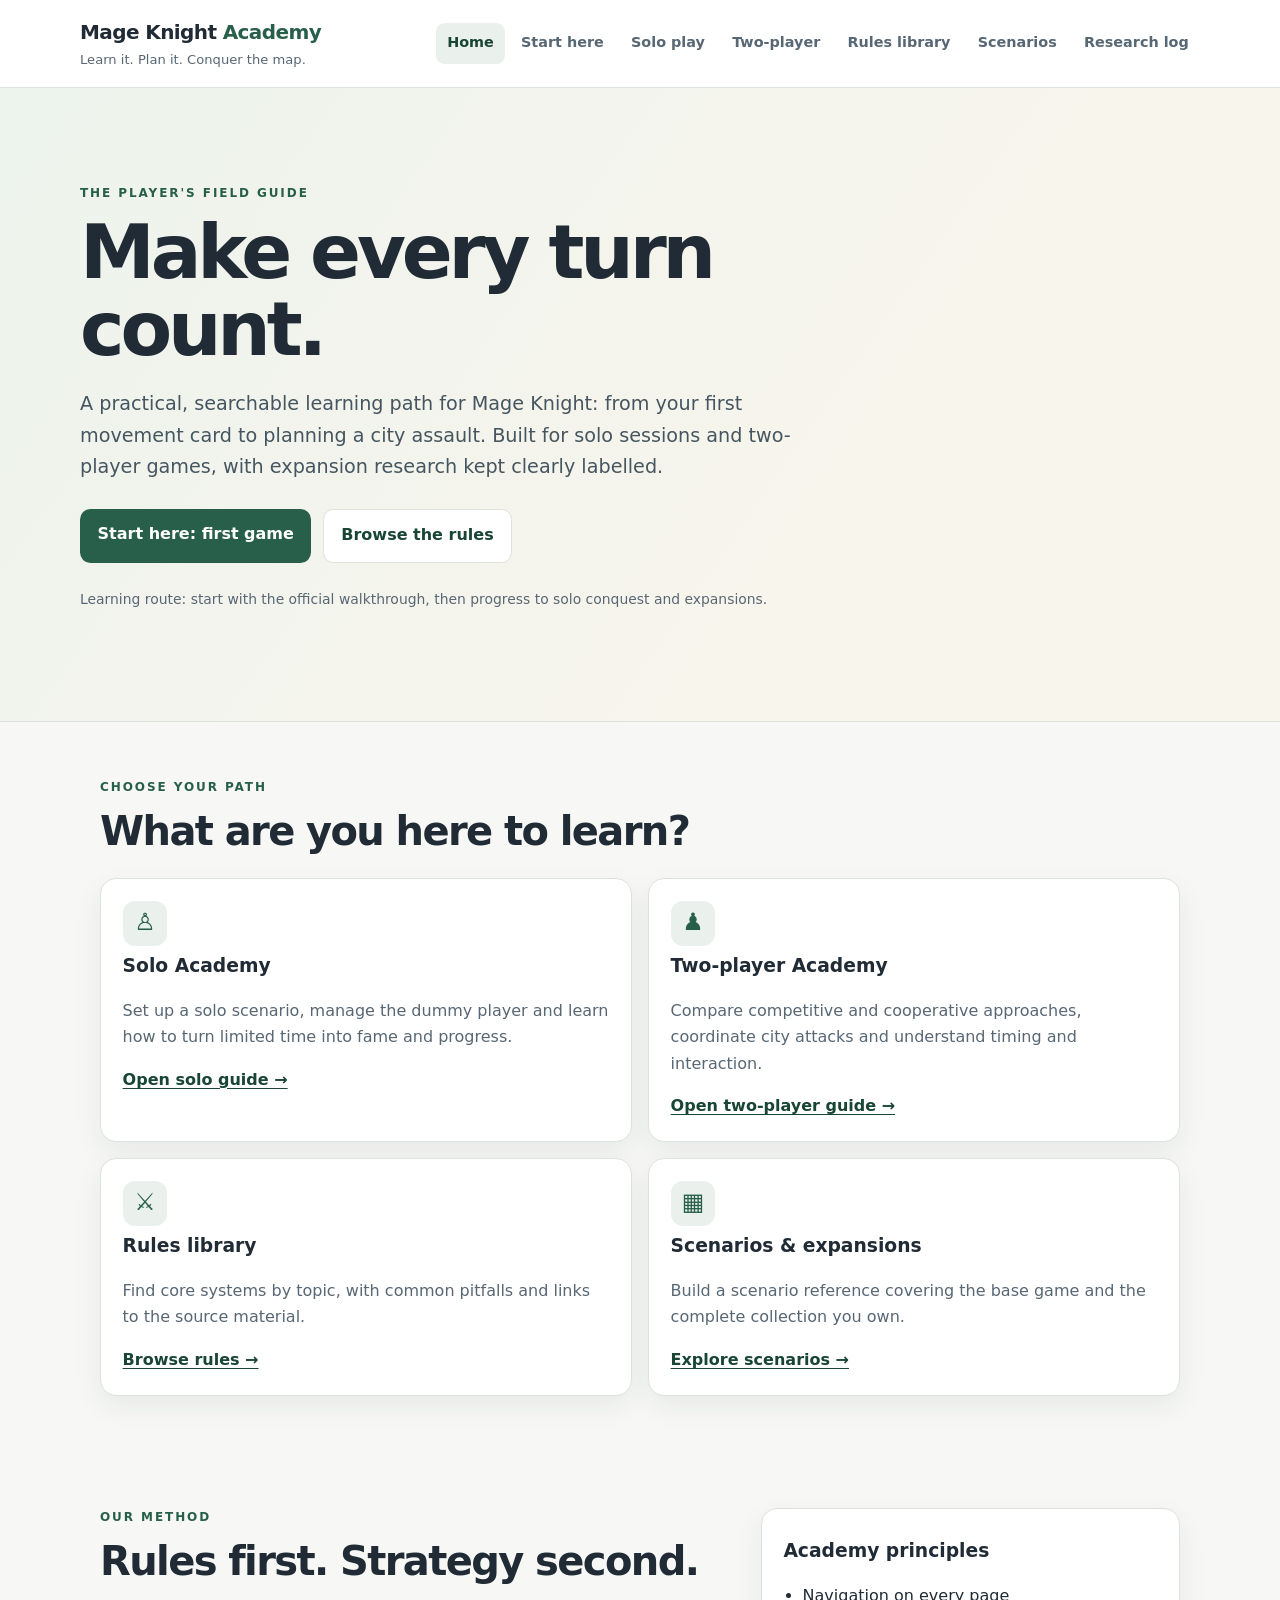
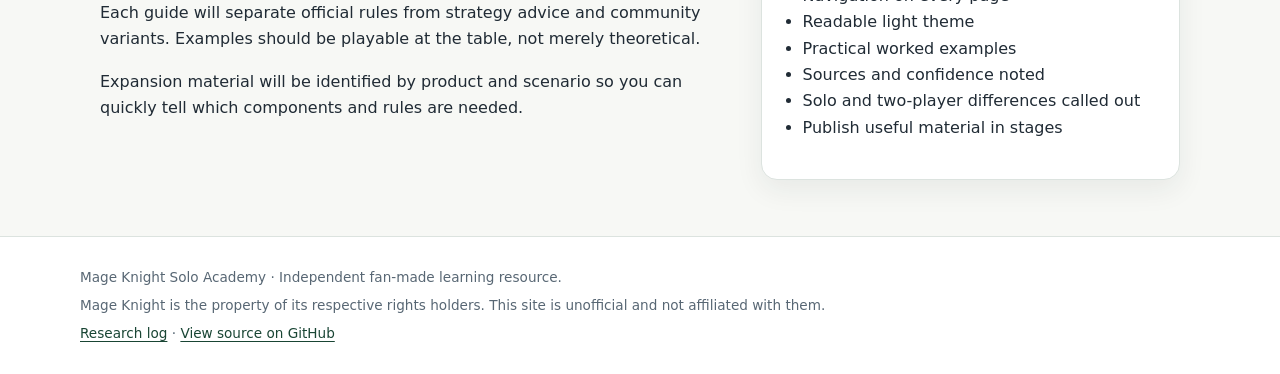
<file: index.html>
<!doctype html>
<html lang="en"><head><meta charset="utf-8"><meta name="viewport" content="width=device-width,initial-scale=1"><meta name="description" content="A practical Mage Knight Board Game solo and two-player learning academy."><title>Mage Knight Solo Academy</title><link rel="stylesheet" href="assets/style.css"><script defer src="assets/site.js"></script></head>
<body><a class="skip-link" href="#main">Skip to content</a><header class="site-header"><div class="brand"><a href="index.html">Mage Knight <span>Academy</span></a><p>Learn it. Plan it. Conquer the map.</p></div><button class="menu-toggle" aria-expanded="false" aria-controls="site-nav">Menu</button><nav id="site-nav" class="site-nav" aria-label="Main navigation"><a aria-current="page" href="index.html">Home</a><a href="start-here.html">Start here</a><a href="solo.html">Solo play</a><a href="two-player.html">Two-player</a><a href="rules.html">Rules library</a><a href="scenarios.html">Scenarios</a><a href="research/index.html">Research log</a></nav></header>
<main id="main"><section class="hero"><p class="eyebrow">THE PLAYER'S FIELD GUIDE</p><h1>Make every turn count.</h1><p class="lead">A practical, searchable learning path for Mage Knight: from your first movement card to planning a city assault. Built for solo sessions and two-player games, with expansion research kept clearly labelled.</p><div class="actions"><a class="button" href="start-here.html">Start here: first game</a><a class="button button-secondary" href="rules.html">Browse the rules</a></div><p class="note">Learning route: start with the official walkthrough, then progress to solo conquest and expansions.</p></section>
<section class="section"><div class="section-heading"><p class="eyebrow">CHOOSE YOUR PATH</p><h2>What are you here to learn?</h2></div><div class="card-grid"><article class="card"><div class="card-icon">♙</div><h3>Solo Academy</h3><p>Set up a solo scenario, manage the dummy player and learn how to turn limited time into fame and progress.</p><a class="text-link" href="solo.html">Open solo guide →</a></article><article class="card"><div class="card-icon">♟</div><h3>Two-player Academy</h3><p>Compare competitive and cooperative approaches, coordinate city attacks and understand timing and interaction.</p><a class="text-link" href="two-player.html">Open two-player guide →</a></article><article class="card"><div class="card-icon">⚔</div><h3>Rules library</h3><p>Find core systems by topic, with common pitfalls and links to the source material.</p><a class="text-link" href="rules.html">Browse rules →</a></article><article class="card"><div class="card-icon">▦</div><h3>Scenarios & expansions</h3><p>Build a scenario reference covering the base game and the complete collection you own.</p><a class="text-link" href="scenarios.html">Explore scenarios →</a></article></div></section>
<section class="section split"><div><p class="eyebrow">OUR METHOD</p><h2>Rules first. Strategy second.</h2><p>Each guide will separate official rules from strategy advice and community variants. Examples should be playable at the table, not merely theoretical.</p><p>Expansion material will be identified by product and scenario so you can quickly tell which components and rules are needed.</p></div><aside class="panel"><h3>Academy principles</h3><ul><li>Navigation on every page</li><li>Readable light theme</li><li>Practical worked examples</li><li>Sources and confidence noted</li><li>Solo and two-player differences called out</li><li>Publish useful material in stages</li></ul></aside></section></main><footer class="site-footer"><p>Mage Knight Solo Academy · Independent fan-made learning resource.</p><p>Mage Knight is the property of its respective rights holders. This site is unofficial and not affiliated with them.</p><p><a href="research/index.html">Research log</a> · <a href="https://github.com/JamSpot/mage-knight-solo-academy">View source on GitHub</a></p></footer></body></html>
</file>
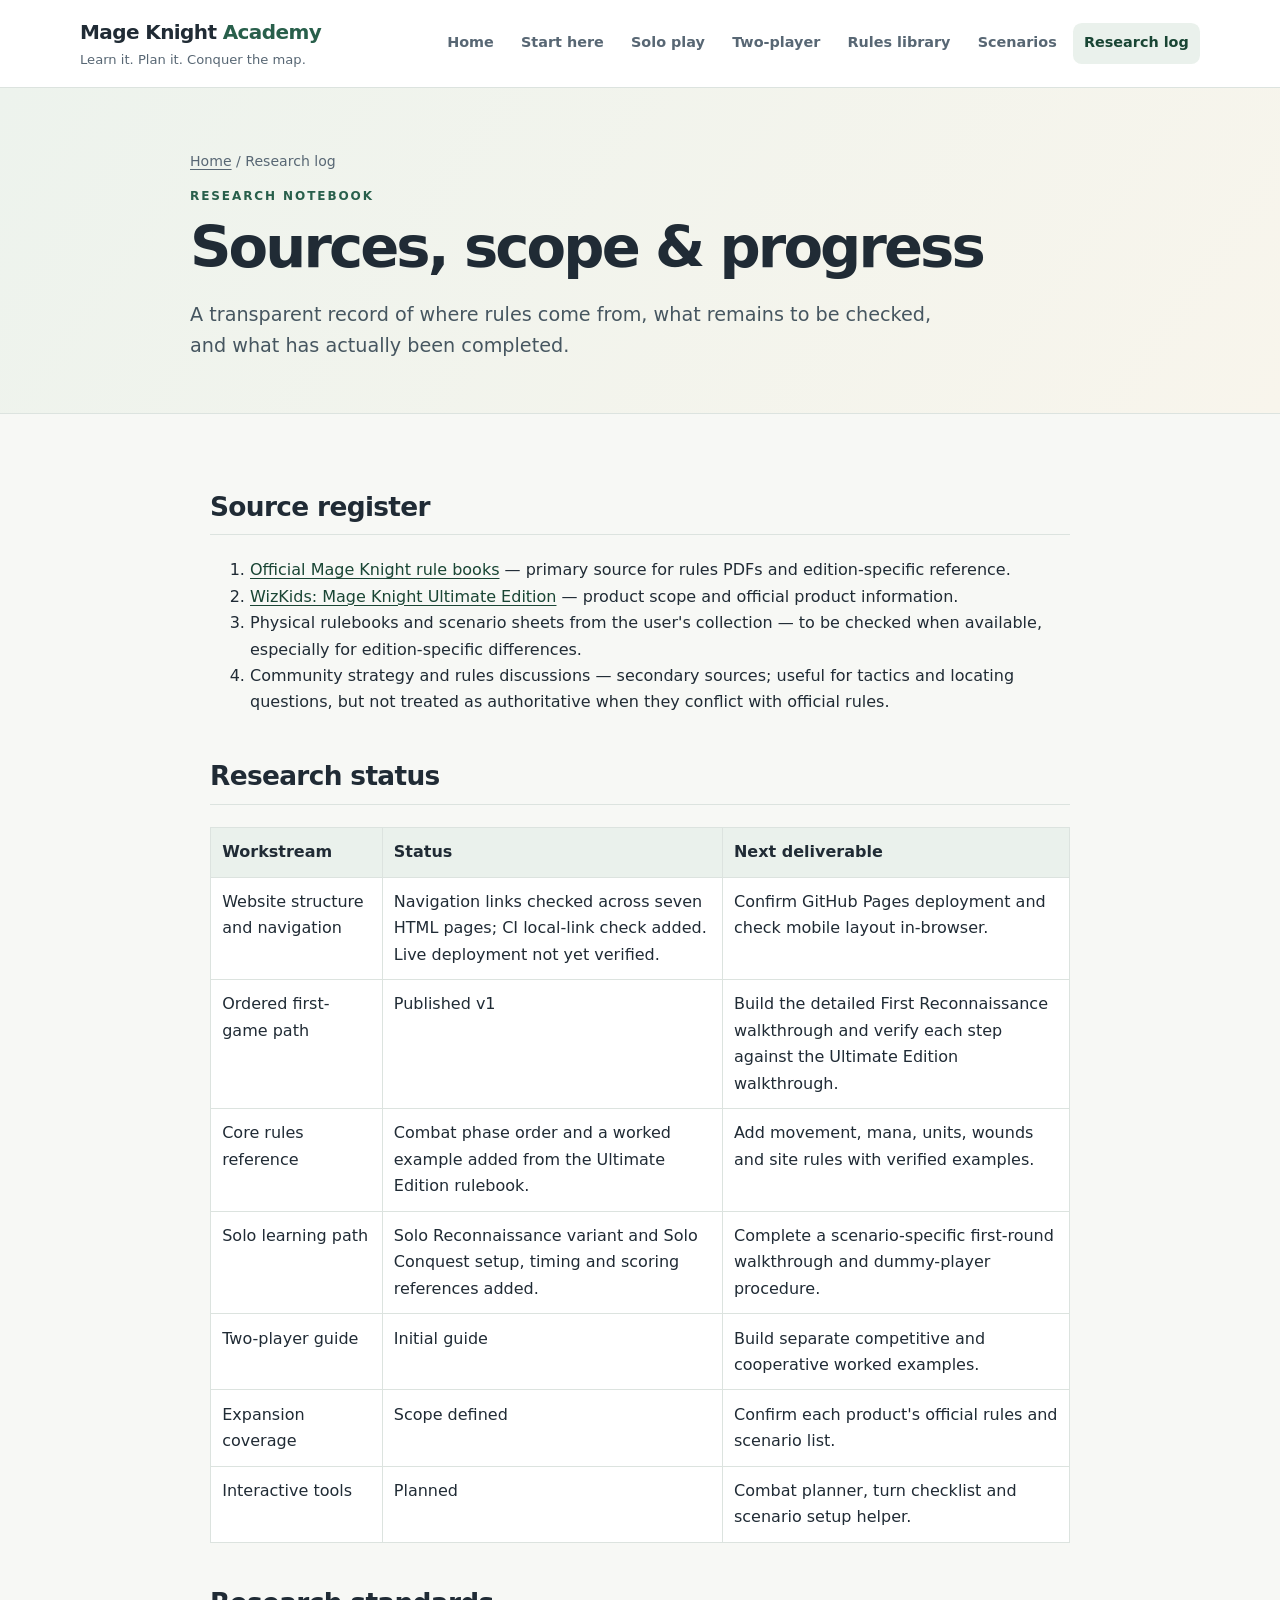
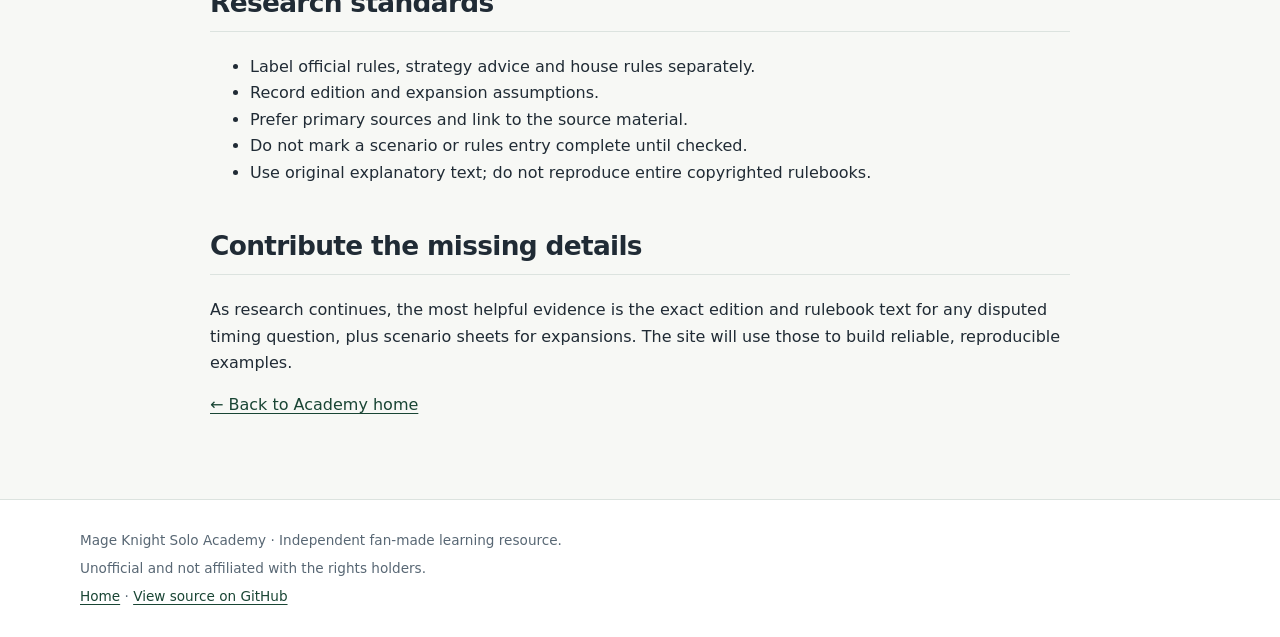
<file: research/index.html>
<!doctype html><html lang="en"><head><meta charset="utf-8"><meta name="viewport" content="width=device-width,initial-scale=1"><title>Research Log | Mage Knight Academy</title><link rel="stylesheet" href="../assets/style.css"><script defer src="../assets/site.js"></script></head><body><a class="skip-link" href="#main">Skip to content</a><header class="site-header"><div class="brand"><a href="../index.html">Mage Knight <span>Academy</span></a><p>Learn it. Plan it. Conquer the map.</p></div><button class="menu-toggle" aria-expanded="false" aria-controls="site-nav">Menu</button><nav id="site-nav" class="site-nav" aria-label="Main navigation"><a href="../index.html">Home</a><a href="../start-here.html">Start here</a><a href="../solo.html">Solo play</a><a href="../two-player.html">Two-player</a><a href="../rules.html">Rules library</a><a href="../scenarios.html">Scenarios</a><a aria-current="page" href="index.html">Research log</a></nav></header><main id="main"><section class="page-hero"><p class="breadcrumbs"><a href="../index.html">Home</a> / Research log</p><p class="eyebrow">RESEARCH NOTEBOOK</p><h1>Sources, scope & progress</h1><p class="lead">A transparent record of where rules come from, what remains to be checked, and what has actually been completed.</p></section><article class="content"><h2>Source register</h2><ol><li><a href="https://www.mageknight.net/rule-books/">Official Mage Knight rule books</a> — primary source for rules PDFs and edition-specific reference.</li><li><a href="https://wizkids.com/mage-knight-ultimate-edition/">WizKids: Mage Knight Ultimate Edition</a> — product scope and official product information.</li><li>Physical rulebooks and scenario sheets from the user's collection — to be checked when available, especially for edition-specific differences.</li><li>Community strategy and rules discussions — secondary sources; useful for tactics and locating questions, but not treated as authoritative when they conflict with official rules.</li></ol><h2>Research status</h2><div class="table-wrap"><table><thead><tr><th>Workstream</th><th>Status</th><th>Next deliverable</th></tr></thead><tbody><tr><td>Website structure and navigation</td><td>Navigation links checked across seven HTML pages; CI local-link check added. Live deployment not yet verified.</td><td>Confirm GitHub Pages deployment and check mobile layout in-browser.</td></tr><tr><td>Ordered first-game path</td><td>Published v1</td><td>Build the detailed First Reconnaissance walkthrough and verify each step against the Ultimate Edition walkthrough.</td></tr><tr><td>Core rules reference</td><td>Combat phase order and a worked example added from the Ultimate Edition rulebook.</td><td>Add movement, mana, units, wounds and site rules with verified examples.</td></tr><tr><td>Solo learning path</td><td>Solo Reconnaissance variant and Solo Conquest setup, timing and scoring references added.</td><td>Complete a scenario-specific first-round walkthrough and dummy-player procedure.</td></tr><tr><td>Two-player guide</td><td>Initial guide</td><td>Build separate competitive and cooperative worked examples.</td></tr><tr><td>Expansion coverage</td><td>Scope defined</td><td>Confirm each product's official rules and scenario list.</td></tr><tr><td>Interactive tools</td><td>Planned</td><td>Combat planner, turn checklist and scenario setup helper.</td></tr></tbody></table></div><h2>Research standards</h2><ul><li>Label official rules, strategy advice and house rules separately.</li><li>Record edition and expansion assumptions.</li><li>Prefer primary sources and link to the source material.</li><li>Do not mark a scenario or rules entry complete until checked.</li><li>Use original explanatory text; do not reproduce entire copyrighted rulebooks.</li></ul><h2>Contribute the missing details</h2><p>As research continues, the most helpful evidence is the exact edition and rulebook text for any disputed timing question, plus scenario sheets for expansions. The site will use those to build reliable, reproducible examples.</p><p><a href="../index.html">← Back to Academy home</a></p></article></main><footer class="site-footer"><p>Mage Knight Solo Academy · Independent fan-made learning resource.</p><p>Unofficial and not affiliated with the rights holders.</p><p><a href="../index.html">Home</a> · <a href="https://github.com/JamSpot/mage-knight-solo-academy">View source on GitHub</a></p></footer></body></html>
</file>
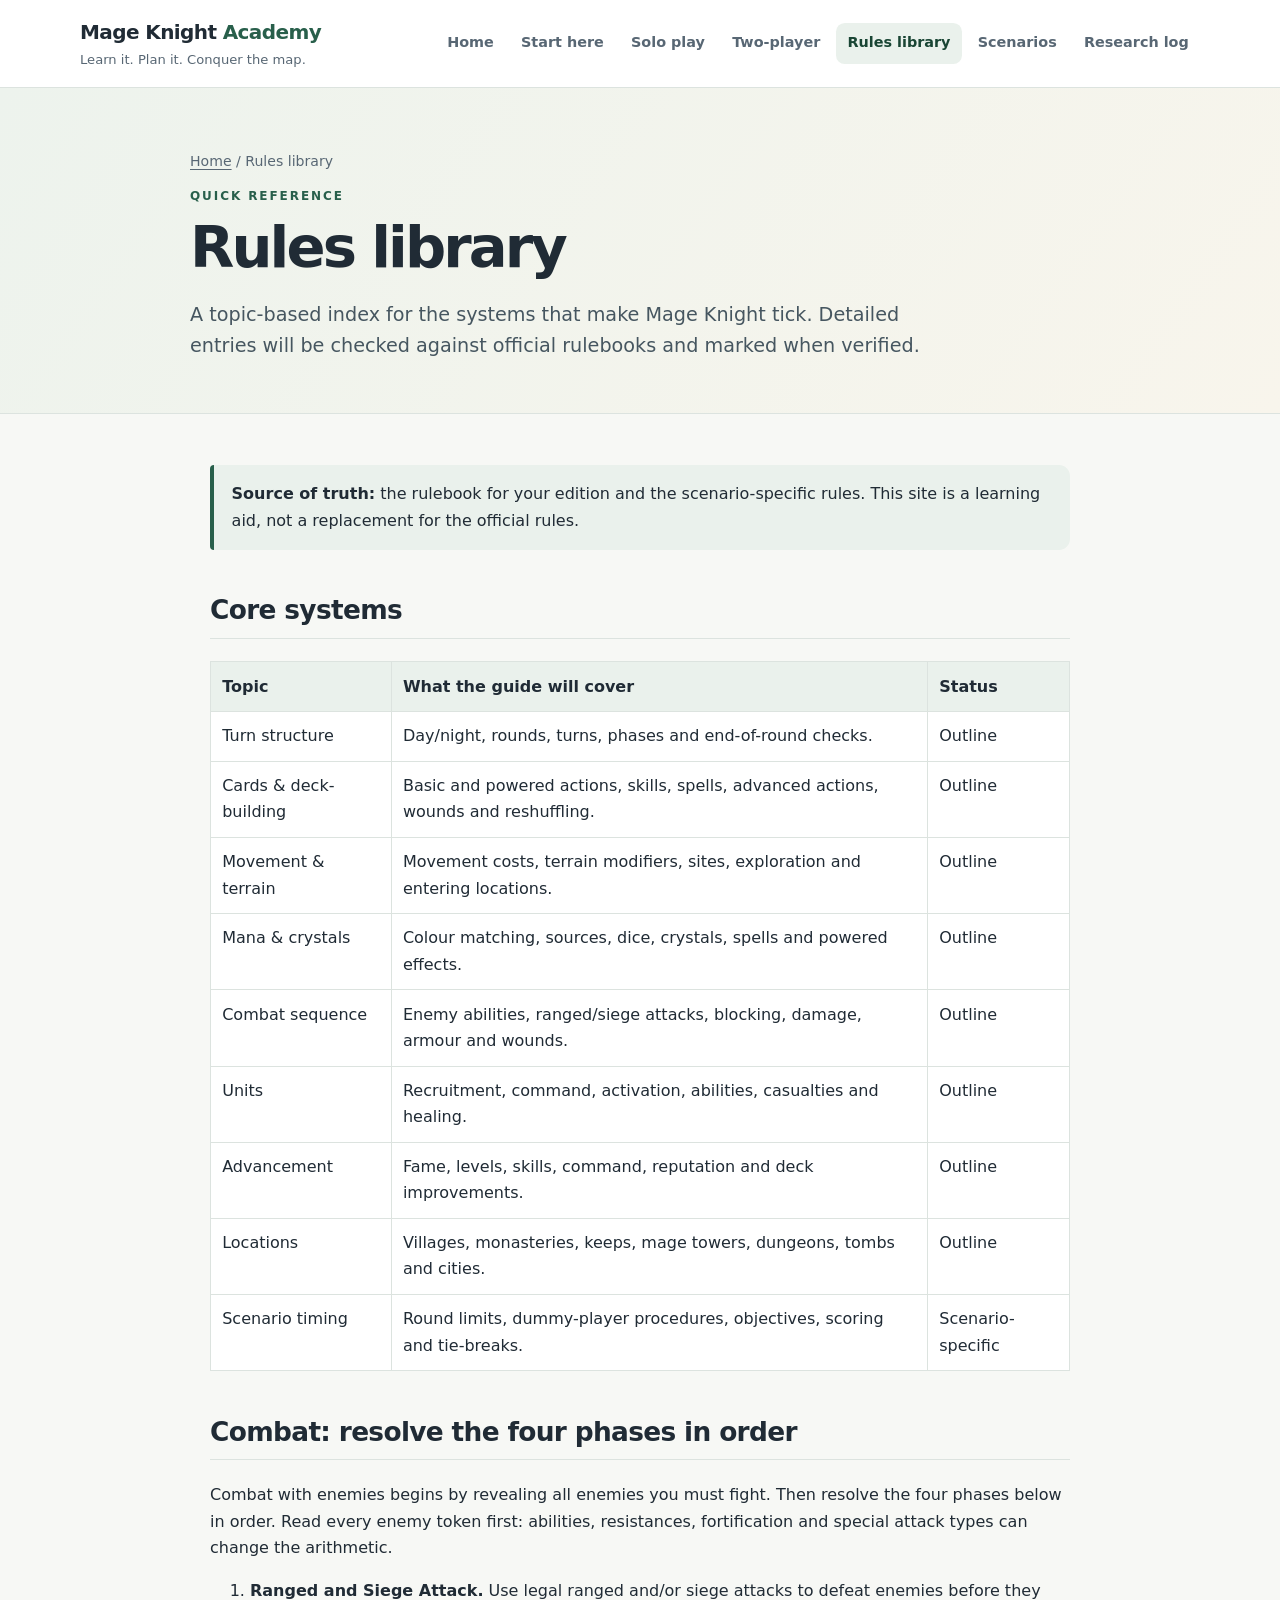
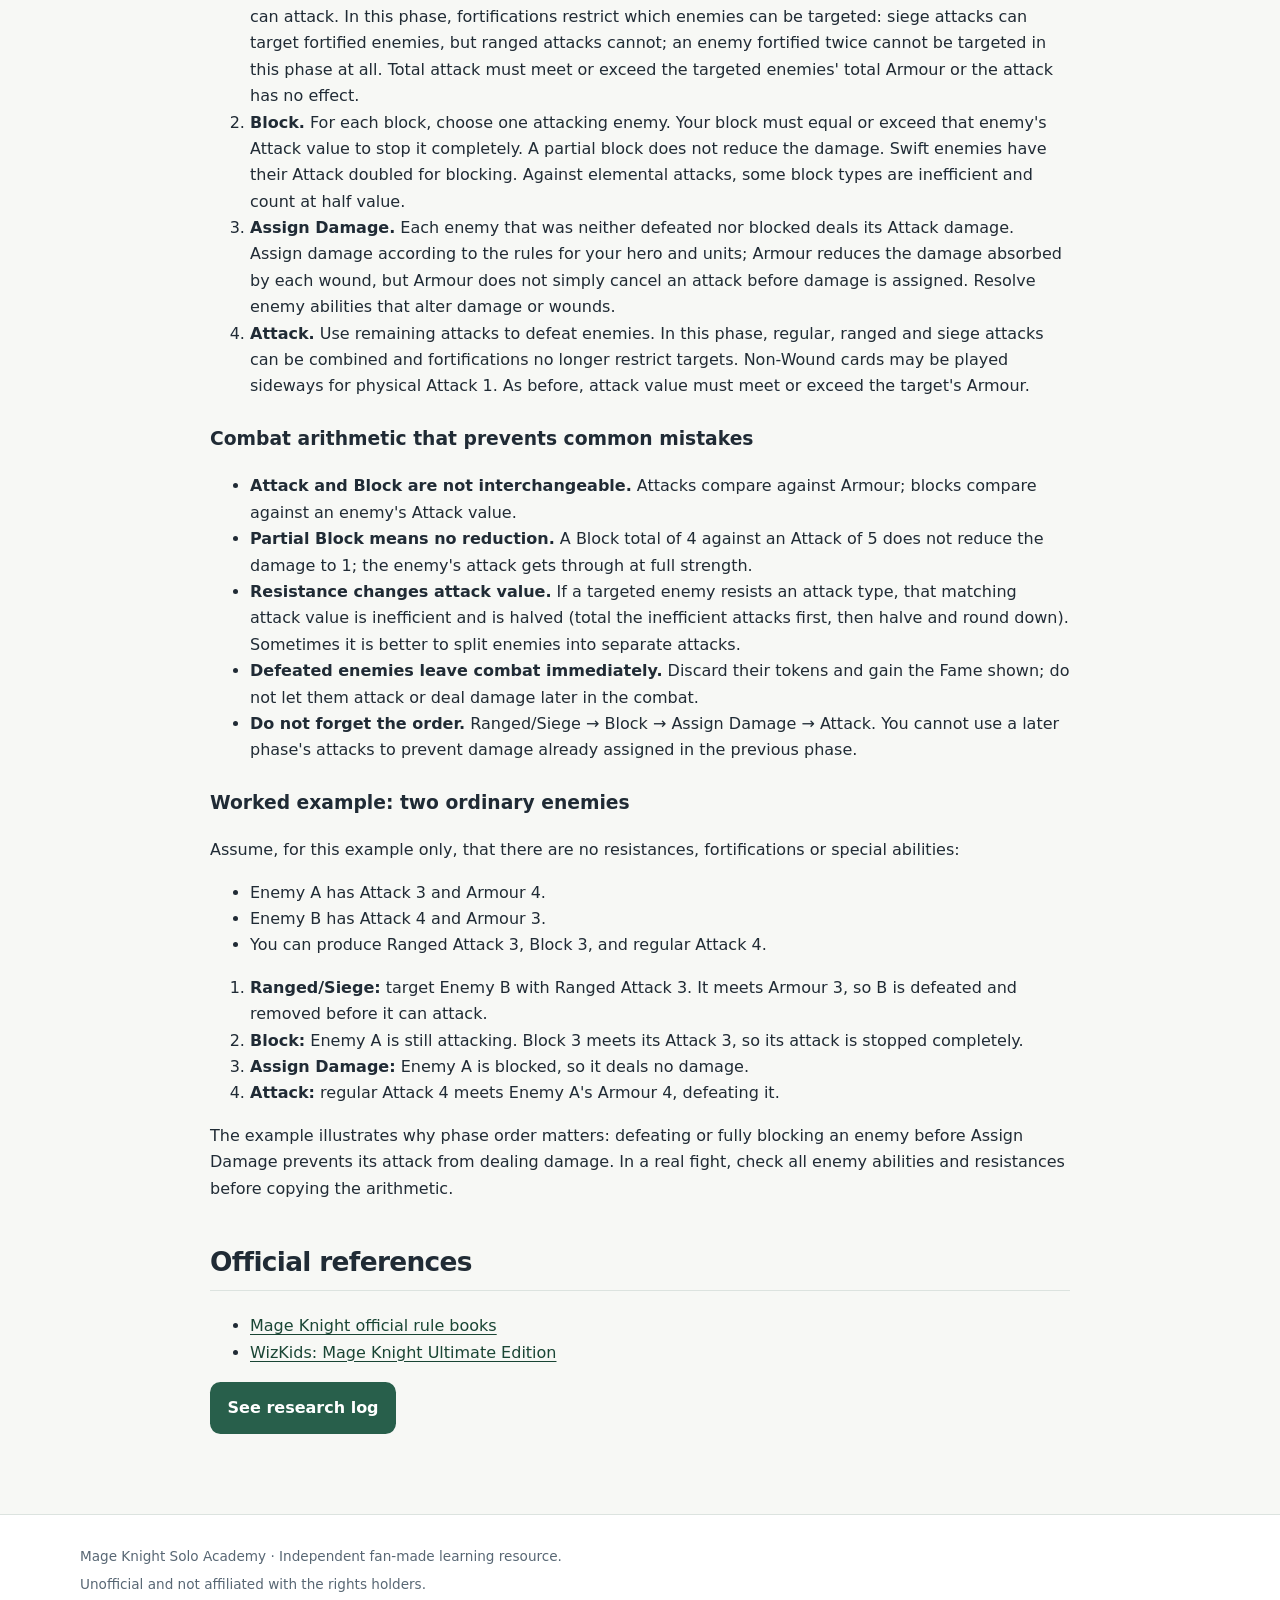
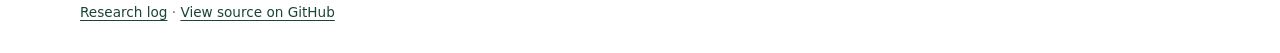
<file: rules.html>
<!doctype html><html lang="en"><head><meta charset="utf-8"><meta name="viewport" content="width=device-width,initial-scale=1"><title>Rules Library | Mage Knight Academy</title><link rel="stylesheet" href="assets/style.css"><script defer src="assets/site.js"></script></head><body><a class="skip-link" href="#main">Skip to content</a><header class="site-header"><div class="brand"><a href="index.html">Mage Knight <span>Academy</span></a><p>Learn it. Plan it. Conquer the map.</p></div><button class="menu-toggle" aria-expanded="false" aria-controls="site-nav">Menu</button><nav id="site-nav" class="site-nav" aria-label="Main navigation"><a href="index.html">Home</a><a href="start-here.html">Start here</a><a href="solo.html">Solo play</a><a href="two-player.html">Two-player</a><a aria-current="page" href="rules.html">Rules library</a><a href="scenarios.html">Scenarios</a><a href="research/index.html">Research log</a></nav></header><main id="main"><section class="page-hero"><p class="breadcrumbs"><a href="index.html">Home</a> / Rules library</p><p class="eyebrow">QUICK REFERENCE</p><h1>Rules library</h1><p class="lead">A topic-based index for the systems that make Mage Knight tick. Detailed entries will be checked against official rulebooks and marked when verified.</p></section><article class="content"><div class="callout"><strong>Source of truth:</strong> the rulebook for your edition and the scenario-specific rules. This site is a learning aid, not a replacement for the official rules.</div><h2>Core systems</h2><div class="table-wrap"><table><thead><tr><th>Topic</th><th>What the guide will cover</th><th>Status</th></tr></thead><tbody><tr><td>Turn structure</td><td>Day/night, rounds, turns, phases and end-of-round checks.</td><td>Outline</td></tr><tr><td>Cards & deck-building</td><td>Basic and powered actions, skills, spells, advanced actions, wounds and reshuffling.</td><td>Outline</td></tr><tr><td>Movement & terrain</td><td>Movement costs, terrain modifiers, sites, exploration and entering locations.</td><td>Outline</td></tr><tr><td>Mana & crystals</td><td>Colour matching, sources, dice, crystals, spells and powered effects.</td><td>Outline</td></tr><tr><td>Combat sequence</td><td>Enemy abilities, ranged/siege attacks, blocking, damage, armour and wounds.</td><td>Outline</td></tr><tr><td>Units</td><td>Recruitment, command, activation, abilities, casualties and healing.</td><td>Outline</td></tr><tr><td>Advancement</td><td>Fame, levels, skills, command, reputation and deck improvements.</td><td>Outline</td></tr><tr><td>Locations</td><td>Villages, monasteries, keeps, mage towers, dungeons, tombs and cities.</td><td>Outline</td></tr><tr><td>Scenario timing</td><td>Round limits, dummy-player procedures, objectives, scoring and tie-breaks.</td><td>Scenario-specific</td></tr></tbody></table></div><h2>Combat: resolve the four phases in order</h2><p>Combat with enemies begins by revealing all enemies you must fight. Then resolve the four phases below in order. Read every enemy token first: abilities, resistances, fortification and special attack types can change the arithmetic.</p><ol><li><strong>Ranged and Siege Attack.</strong> Use legal ranged and/or siege attacks to defeat enemies before they can attack. In this phase, fortifications restrict which enemies can be targeted: siege attacks can target fortified enemies, but ranged attacks cannot; an enemy fortified twice cannot be targeted in this phase at all. Total attack must meet or exceed the targeted enemies' total Armour or the attack has no effect.</li><li><strong>Block.</strong> For each block, choose one attacking enemy. Your block must equal or exceed that enemy's Attack value to stop it completely. A partial block does not reduce the damage. Swift enemies have their Attack doubled for blocking. Against elemental attacks, some block types are inefficient and count at half value.</li><li><strong>Assign Damage.</strong> Each enemy that was neither defeated nor blocked deals its Attack damage. Assign damage according to the rules for your hero and units; Armour reduces the damage absorbed by each wound, but Armour does not simply cancel an attack before damage is assigned. Resolve enemy abilities that alter damage or wounds.</li><li><strong>Attack.</strong> Use remaining attacks to defeat enemies. In this phase, regular, ranged and siege attacks can be combined and fortifications no longer restrict targets. Non-Wound cards may be played sideways for physical Attack 1. As before, attack value must meet or exceed the target's Armour.</li></ol>
<h3>Combat arithmetic that prevents common mistakes</h3><ul><li><strong>Attack and Block are not interchangeable.</strong> Attacks compare against Armour; blocks compare against an enemy's Attack value.</li><li><strong>Partial Block means no reduction.</strong> A Block total of 4 against an Attack of 5 does not reduce the damage to 1; the enemy's attack gets through at full strength.</li><li><strong>Resistance changes attack value.</strong> If a targeted enemy resists an attack type, that matching attack value is inefficient and is halved (total the inefficient attacks first, then halve and round down). Sometimes it is better to split enemies into separate attacks.</li><li><strong>Defeated enemies leave combat immediately.</strong> Discard their tokens and gain the Fame shown; do not let them attack or deal damage later in the combat.</li><li><strong>Do not forget the order.</strong> Ranged/Siege → Block → Assign Damage → Attack. You cannot use a later phase's attacks to prevent damage already assigned in the previous phase.</li></ul>
<h3>Worked example: two ordinary enemies</h3><p>Assume, for this example only, that there are no resistances, fortifications or special abilities:</p><ul><li>Enemy A has Attack 3 and Armour 4.</li><li>Enemy B has Attack 4 and Armour 3.</li><li>You can produce Ranged Attack 3, Block 3, and regular Attack 4.</li></ul><ol><li><strong>Ranged/Siege:</strong> target Enemy B with Ranged Attack 3. It meets Armour 3, so B is defeated and removed before it can attack.</li><li><strong>Block:</strong> Enemy A is still attacking. Block 3 meets its Attack 3, so its attack is stopped completely.</li><li><strong>Assign Damage:</strong> Enemy A is blocked, so it deals no damage.</li><li><strong>Attack:</strong> regular Attack 4 meets Enemy A's Armour 4, defeating it.</li></ol><p>The example illustrates why phase order matters: defeating or fully blocking an enemy before Assign Damage prevents its attack from dealing damage. In a real fight, check all enemy abilities and resistances before copying the arithmetic.</p><h2>Official references</h2><ul><li><a href="https://www.mageknight.net/rule-books/">Mage Knight official rule books</a></li><li><a href="https://wizkids.com/mage-knight-ultimate-edition/">WizKids: Mage Knight Ultimate Edition</a></li></ul><p><a class="button" href="research/index.html">See research log</a></p></article></main><footer class="site-footer"><p>Mage Knight Solo Academy · Independent fan-made learning resource.</p><p>Unofficial and not affiliated with the rights holders.</p><p><a href="research/index.html">Research log</a> · <a href="https://github.com/JamSpot/mage-knight-solo-academy">View source on GitHub</a></p></footer></body></html>
</file>
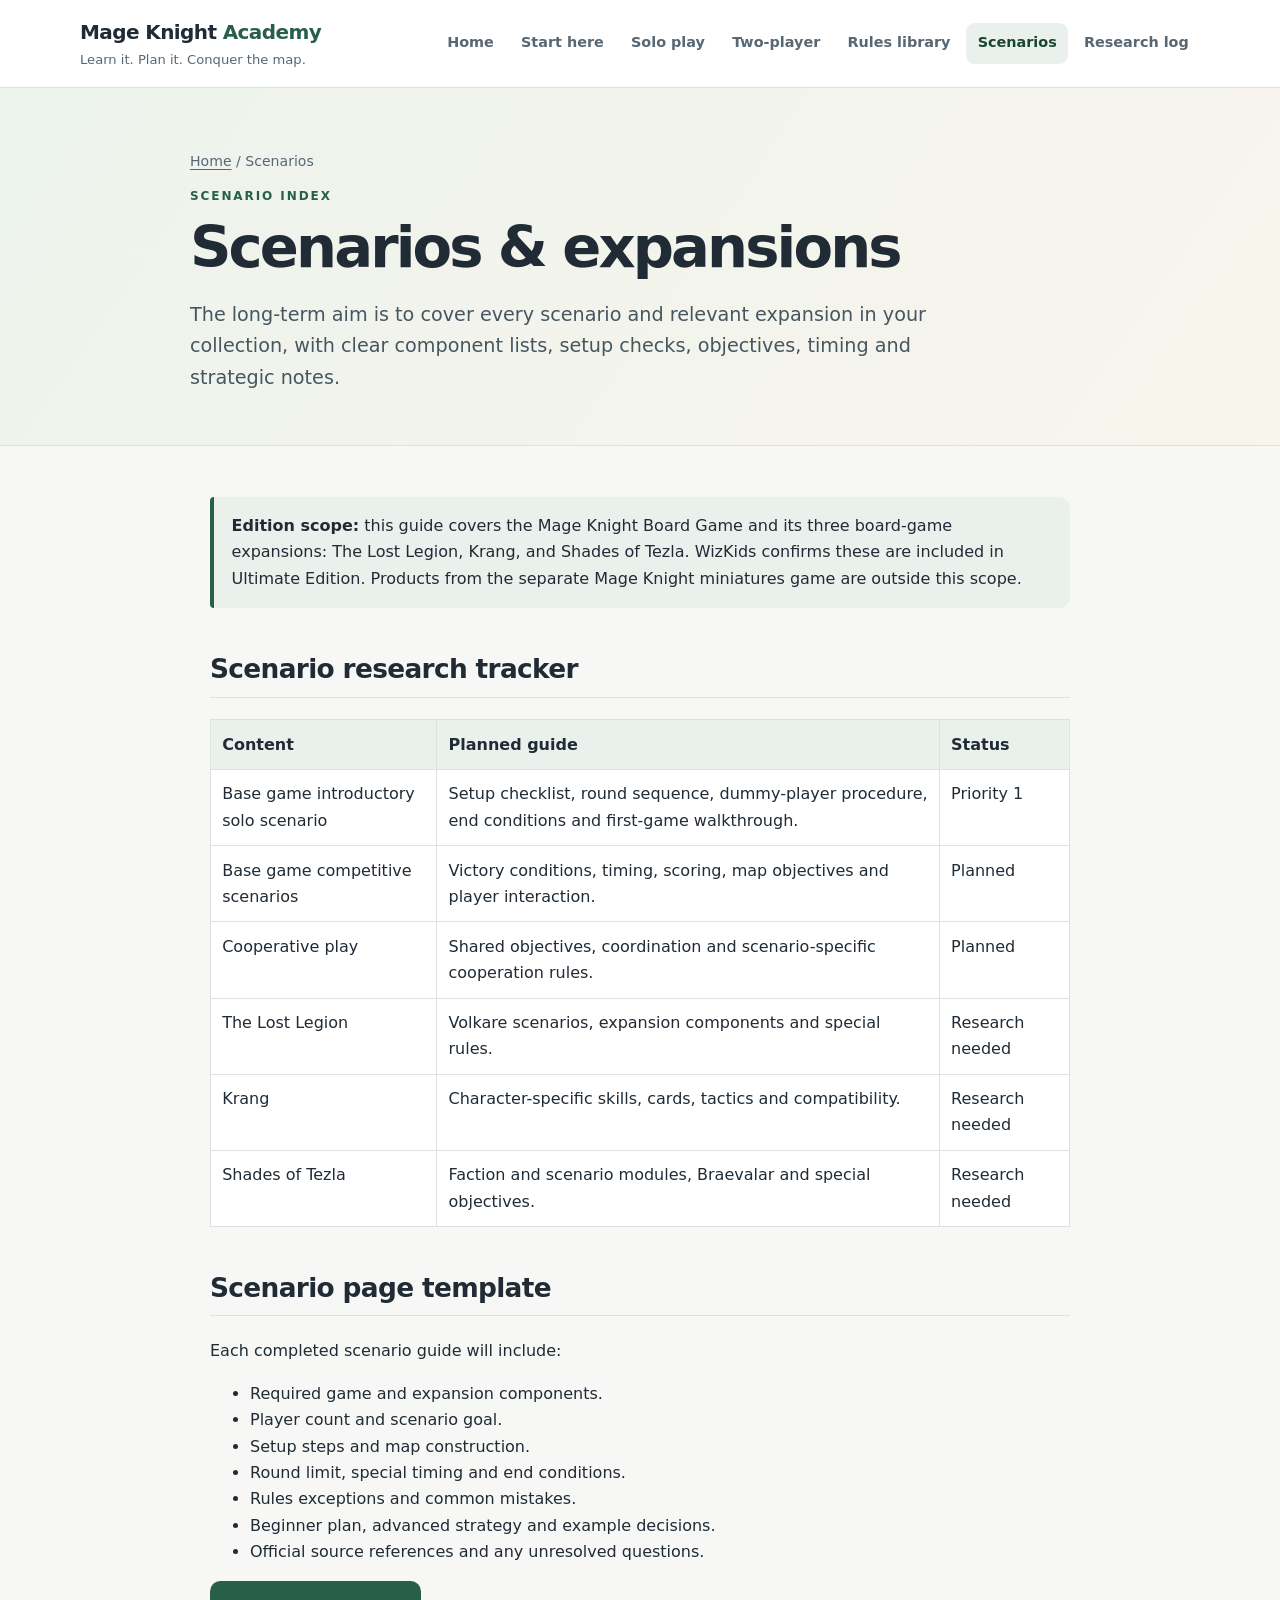
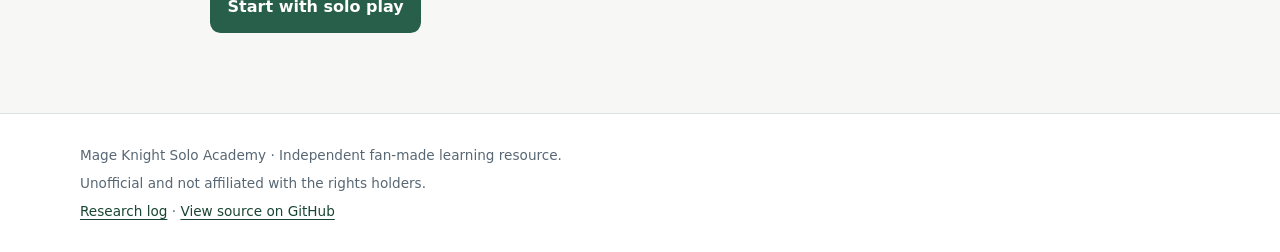
<file: scenarios.html>
<!doctype html><html lang="en"><head><meta charset="utf-8"><meta name="viewport" content="width=device-width,initial-scale=1"><title>Scenarios & Expansions | Mage Knight Academy</title><link rel="stylesheet" href="assets/style.css"><script defer src="assets/site.js"></script></head><body><a class="skip-link" href="#main">Skip to content</a><header class="site-header"><div class="brand"><a href="index.html">Mage Knight <span>Academy</span></a><p>Learn it. Plan it. Conquer the map.</p></div><button class="menu-toggle" aria-expanded="false" aria-controls="site-nav">Menu</button><nav id="site-nav" class="site-nav" aria-label="Main navigation"><a href="index.html">Home</a><a href="start-here.html">Start here</a><a href="solo.html">Solo play</a><a href="two-player.html">Two-player</a><a href="rules.html">Rules library</a><a aria-current="page" href="scenarios.html">Scenarios</a><a href="research/index.html">Research log</a></nav></header><main id="main"><section class="page-hero"><p class="breadcrumbs"><a href="index.html">Home</a> / Scenarios</p><p class="eyebrow">SCENARIO INDEX</p><h1>Scenarios & expansions</h1><p class="lead">The long-term aim is to cover every scenario and relevant expansion in your collection, with clear component lists, setup checks, objectives, timing and strategic notes.</p></section><article class="content"><div class="callout"><strong>Edition scope:</strong> this guide covers the Mage Knight Board Game and its three board-game expansions: The Lost Legion, Krang, and Shades of Tezla. WizKids confirms these are included in Ultimate Edition. Products from the separate Mage Knight miniatures game are outside this scope.</div><h2>Scenario research tracker</h2><div class="table-wrap"><table><thead><tr><th>Content</th><th>Planned guide</th><th>Status</th></tr></thead><tbody><tr><td>Base game introductory solo scenario</td><td>Setup checklist, round sequence, dummy-player procedure, end conditions and first-game walkthrough.</td><td>Priority 1</td></tr><tr><td>Base game competitive scenarios</td><td>Victory conditions, timing, scoring, map objectives and player interaction.</td><td>Planned</td></tr><tr><td>Cooperative play</td><td>Shared objectives, coordination and scenario-specific cooperation rules.</td><td>Planned</td></tr><tr><td>The Lost Legion</td><td>Volkare scenarios, expansion components and special rules.</td><td>Research needed</td></tr><tr><td>Krang</td><td>Character-specific skills, cards, tactics and compatibility.</td><td>Research needed</td></tr><tr><td>Shades of Tezla</td><td>Faction and scenario modules, Braevalar and special objectives.</td><td>Research needed</td></tr></tbody></table></div><h2>Scenario page template</h2><p>Each completed scenario guide will include:</p><ul><li>Required game and expansion components.</li><li>Player count and scenario goal.</li><li>Setup steps and map construction.</li><li>Round limit, special timing and end conditions.</li><li>Rules exceptions and common mistakes.</li><li>Beginner plan, advanced strategy and example decisions.</li><li>Official source references and any unresolved questions.</li></ul><p><a class="button" href="solo.html">Start with solo play</a></p></article></main><footer class="site-footer"><p>Mage Knight Solo Academy · Independent fan-made learning resource.</p><p>Unofficial and not affiliated with the rights holders.</p><p><a href="research/index.html">Research log</a> · <a href="https://github.com/JamSpot/mage-knight-solo-academy">View source on GitHub</a></p></footer></body></html>
</file>
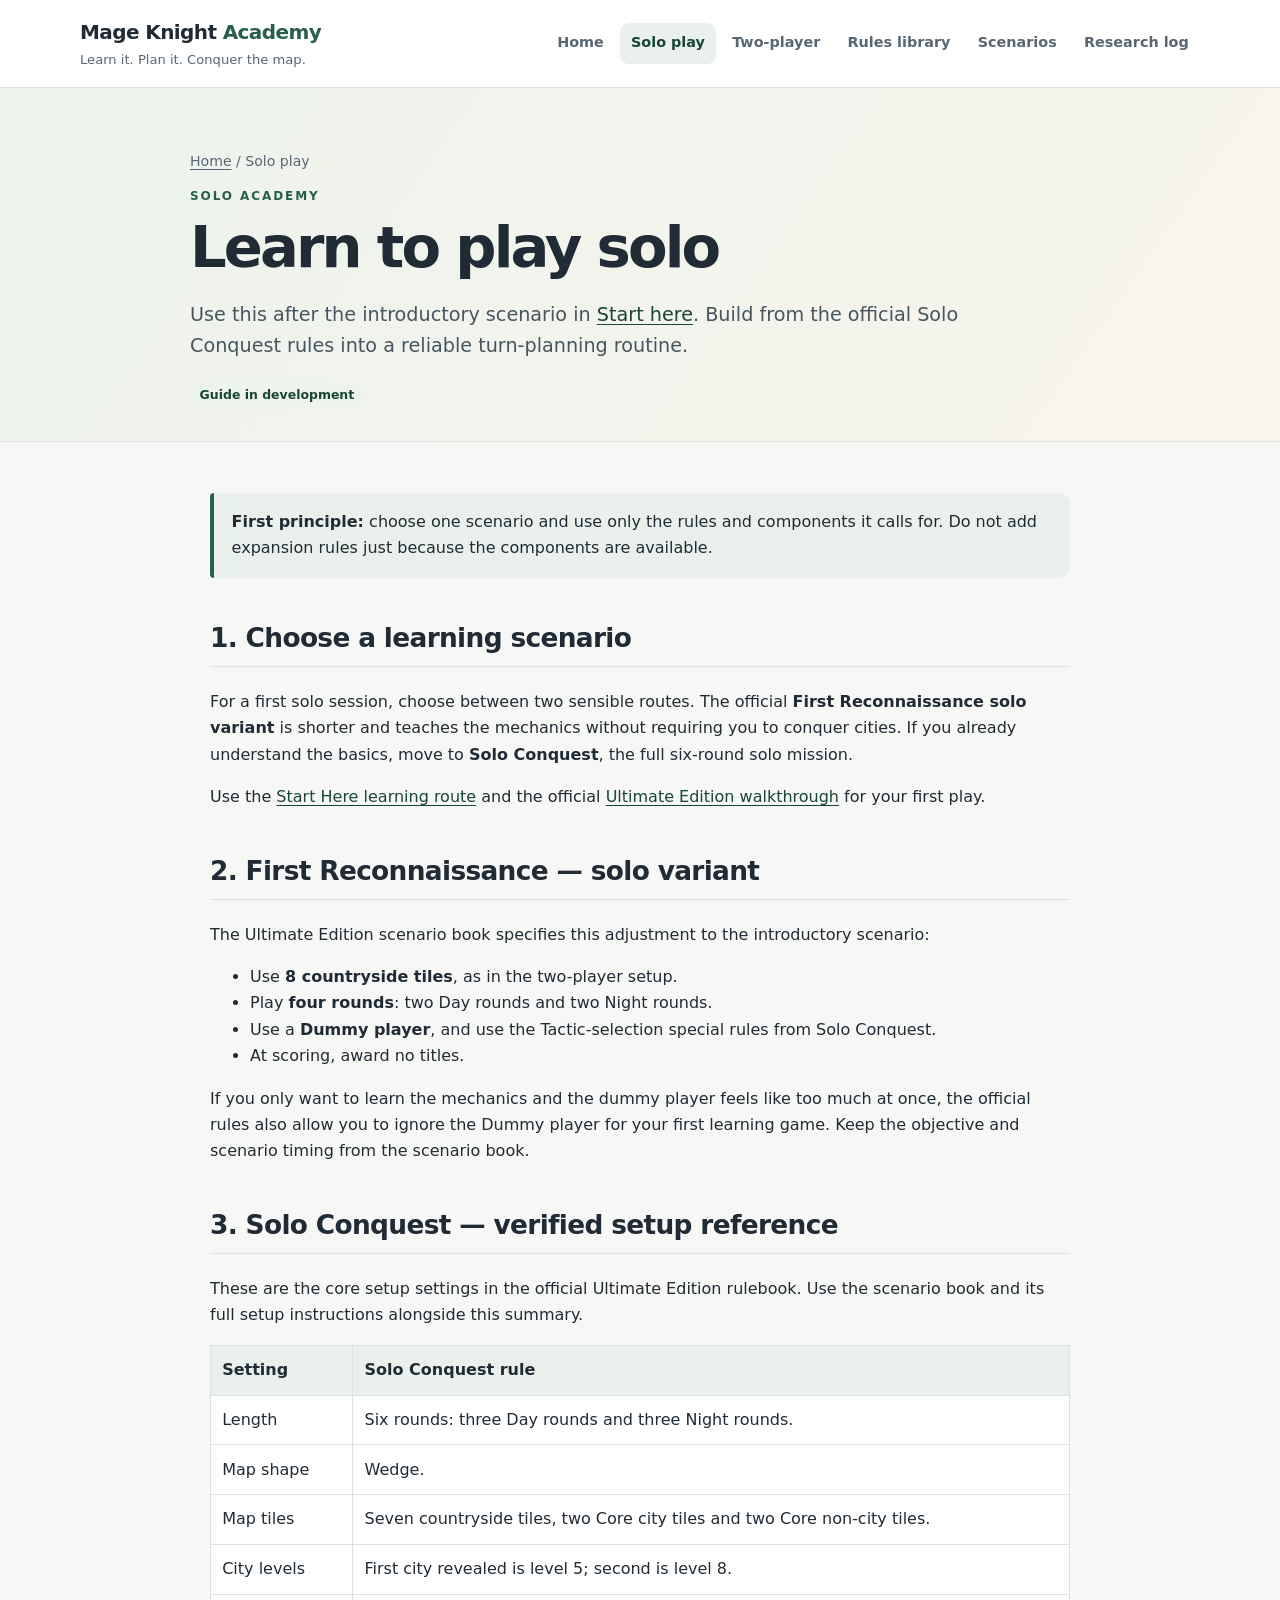
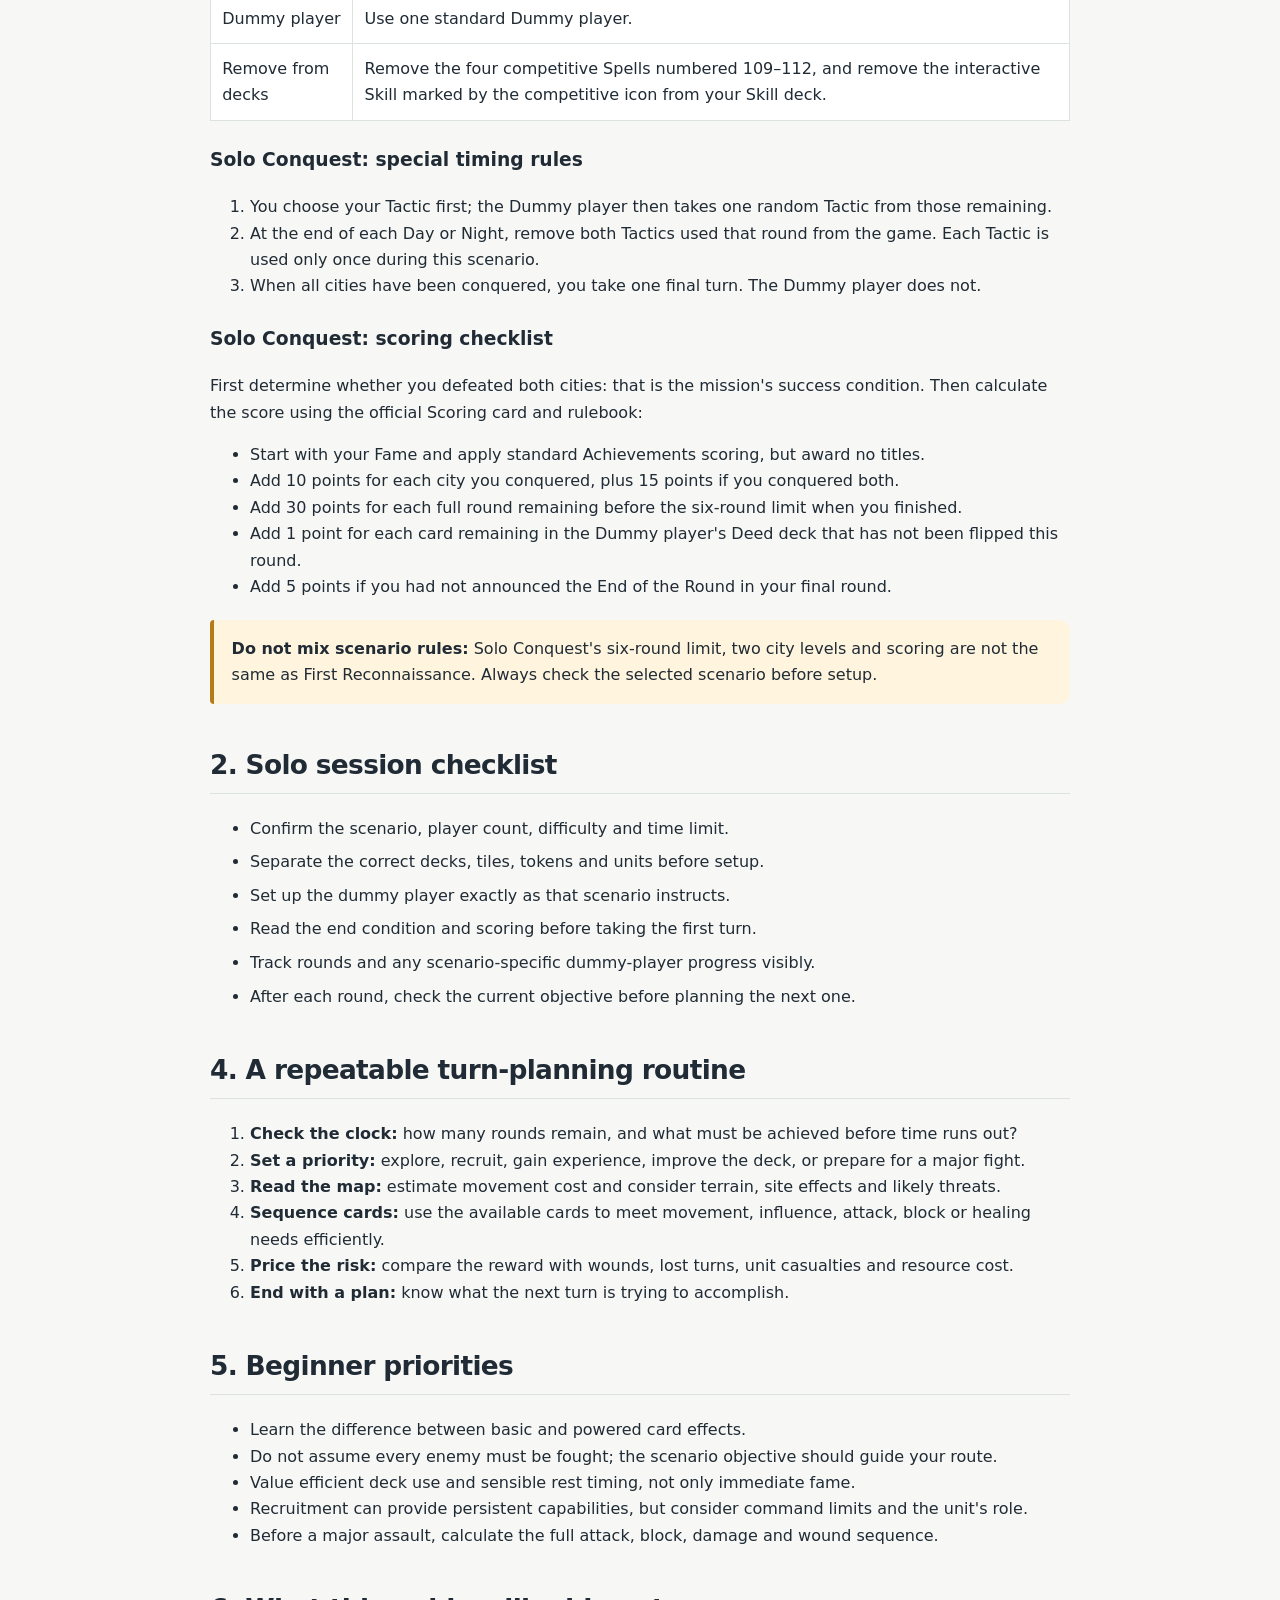
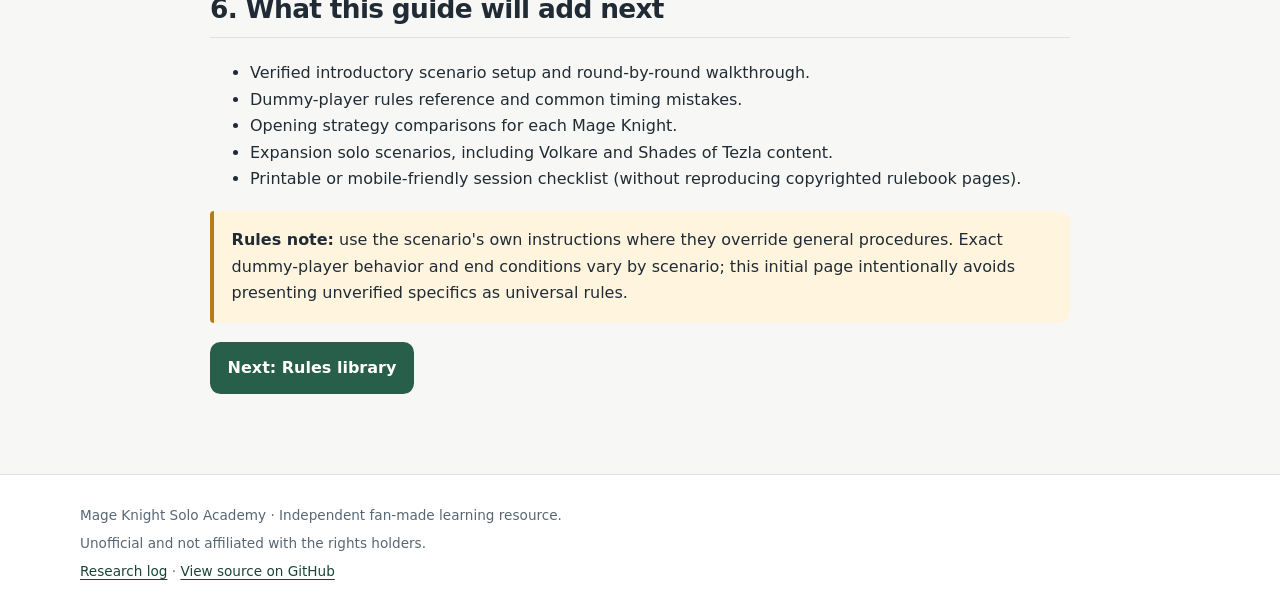
<file: solo.html>
<!doctype html><html lang="en"><head><meta charset="utf-8"><meta name="viewport" content="width=device-width,initial-scale=1"><title>Solo Play | Mage Knight Academy</title><link rel="stylesheet" href="assets/style.css"><script defer src="assets/site.js"></script></head><body><a class="skip-link" href="#main">Skip to content</a><header class="site-header"><div class="brand"><a href="index.html">Mage Knight <span>Academy</span></a><p>Learn it. Plan it. Conquer the map.</p></div><button class="menu-toggle" aria-expanded="false" aria-controls="site-nav">Menu</button><nav id="site-nav" class="site-nav" aria-label="Main navigation"><a href="index.html">Home</a><a aria-current="page" href="solo.html">Solo play</a><a href="two-player.html">Two-player</a><a href="rules.html">Rules library</a><a href="scenarios.html">Scenarios</a><a href="research/index.html">Research log</a></nav></header><main id="main"><section class="page-hero"><p class="breadcrumbs"><a href="index.html">Home</a> / Solo play</p><p class="eyebrow">SOLO ACADEMY</p><h1>Learn to play solo</h1><p class="lead">Use this after the introductory scenario in <a href="start-here.html">Start here</a>. Build from the official Solo Conquest rules into a reliable turn-planning routine.</p><span class="status">Guide in development</span></section><article class="content"><div class="callout"><strong>First principle:</strong> choose one scenario and use only the rules and components it calls for. Do not add expansion rules just because the components are available.</div><h2>1. Choose a learning scenario</h2><p>For a first solo session, choose between two sensible routes. The official <strong>First Reconnaissance solo variant</strong> is shorter and teaches the mechanics without requiring you to conquer cities. If you already understand the basics, move to <strong>Solo Conquest</strong>, the full six-round solo mission.</p><p>Use the <a href="start-here.html">Start Here learning route</a> and the official <a href="https://www.mageknight.net/wp-content/uploads/Mage-Knight-Board-Game-Ultimate-Edition-Walkthrough-September-2018.pdf">Ultimate Edition walkthrough</a> for your first play.</p>
<h2>2. First Reconnaissance — solo variant</h2><p>The Ultimate Edition scenario book specifies this adjustment to the introductory scenario:</p><ul><li>Use <strong>8 countryside tiles</strong>, as in the two-player setup.</li><li>Play <strong>four rounds</strong>: two Day rounds and two Night rounds.</li><li>Use a <strong>Dummy player</strong>, and use the Tactic-selection special rules from Solo Conquest.</li><li>At scoring, award no titles.</li></ul><p>If you only want to learn the mechanics and the dummy player feels like too much at once, the official rules also allow you to ignore the Dummy player for your first learning game. Keep the objective and scenario timing from the scenario book.</p>
<h2>3. Solo Conquest — verified setup reference</h2><p>These are the core setup settings in the official Ultimate Edition rulebook. Use the scenario book and its full setup instructions alongside this summary.</p><div class="table-wrap"><table><thead><tr><th>Setting</th><th>Solo Conquest rule</th></tr></thead><tbody><tr><td>Length</td><td>Six rounds: three Day rounds and three Night rounds.</td></tr><tr><td>Map shape</td><td>Wedge.</td></tr><tr><td>Map tiles</td><td>Seven countryside tiles, two Core city tiles and two Core non-city tiles.</td></tr><tr><td>City levels</td><td>First city revealed is level 5; second is level 8.</td></tr><tr><td>Dummy player</td><td>Use one standard Dummy player.</td></tr><tr><td>Remove from decks</td><td>Remove the four competitive Spells numbered 109–112, and remove the interactive Skill marked by the competitive icon from your Skill deck.</td></tr></tbody></table></div>
<h3>Solo Conquest: special timing rules</h3><ol><li>You choose your Tactic first; the Dummy player then takes one random Tactic from those remaining.</li><li>At the end of each Day or Night, remove both Tactics used that round from the game. Each Tactic is used only once during this scenario.</li><li>When all cities have been conquered, you take one final turn. The Dummy player does not.</li></ol>
<h3>Solo Conquest: scoring checklist</h3><p>First determine whether you defeated both cities: that is the mission's success condition. Then calculate the score using the official Scoring card and rulebook:</p><ul><li>Start with your Fame and apply standard Achievements scoring, but award no titles.</li><li>Add 10 points for each city you conquered, plus 15 points if you conquered both.</li><li>Add 30 points for each full round remaining before the six-round limit when you finished.</li><li>Add 1 point for each card remaining in the Dummy player's Deed deck that has not been flipped this round.</li><li>Add 5 points if you had not announced the End of the Round in your final round.</li></ul><div class="callout warning"><strong>Do not mix scenario rules:</strong> Solo Conquest's six-round limit, two city levels and scoring are not the same as First Reconnaissance. Always check the selected scenario before setup.</div><h2>2. Solo session checklist</h2><ul class="checklist"><li>Confirm the scenario, player count, difficulty and time limit.</li><li>Separate the correct decks, tiles, tokens and units before setup.</li><li>Set up the dummy player exactly as that scenario instructs.</li><li>Read the end condition and scoring before taking the first turn.</li><li>Track rounds and any scenario-specific dummy-player progress visibly.</li><li>After each round, check the current objective before planning the next one.</li></ul><h2>4. A repeatable turn-planning routine</h2><ol><li><strong>Check the clock:</strong> how many rounds remain, and what must be achieved before time runs out?</li><li><strong>Set a priority:</strong> explore, recruit, gain experience, improve the deck, or prepare for a major fight.</li><li><strong>Read the map:</strong> estimate movement cost and consider terrain, site effects and likely threats.</li><li><strong>Sequence cards:</strong> use the available cards to meet movement, influence, attack, block or healing needs efficiently.</li><li><strong>Price the risk:</strong> compare the reward with wounds, lost turns, unit casualties and resource cost.</li><li><strong>End with a plan:</strong> know what the next turn is trying to accomplish.</li></ol><h2>5. Beginner priorities</h2><ul><li>Learn the difference between basic and powered card effects.</li><li>Do not assume every enemy must be fought; the scenario objective should guide your route.</li><li>Value efficient deck use and sensible rest timing, not only immediate fame.</li><li>Recruitment can provide persistent capabilities, but consider command limits and the unit's role.</li><li>Before a major assault, calculate the full attack, block, damage and wound sequence.</li></ul><h2>6. What this guide will add next</h2><ul><li>Verified introductory scenario setup and round-by-round walkthrough.</li><li>Dummy-player rules reference and common timing mistakes.</li><li>Opening strategy comparisons for each Mage Knight.</li><li>Expansion solo scenarios, including Volkare and Shades of Tezla content.</li><li>Printable or mobile-friendly session checklist (without reproducing copyrighted rulebook pages).</li></ul><div class="callout warning"><strong>Rules note:</strong> use the scenario's own instructions where they override general procedures. Exact dummy-player behavior and end conditions vary by scenario; this initial page intentionally avoids presenting unverified specifics as universal rules.</div><p><a class="button" href="rules.html">Next: Rules library</a></p></article></main><footer class="site-footer"><p>Mage Knight Solo Academy · Independent fan-made learning resource.</p><p>Unofficial and not affiliated with the rights holders.</p><p><a href="research/index.html">Research log</a> · <a href="https://github.com/JamSpot/mage-knight-solo-academy">View source on GitHub</a></p></footer></body></html>
</file>
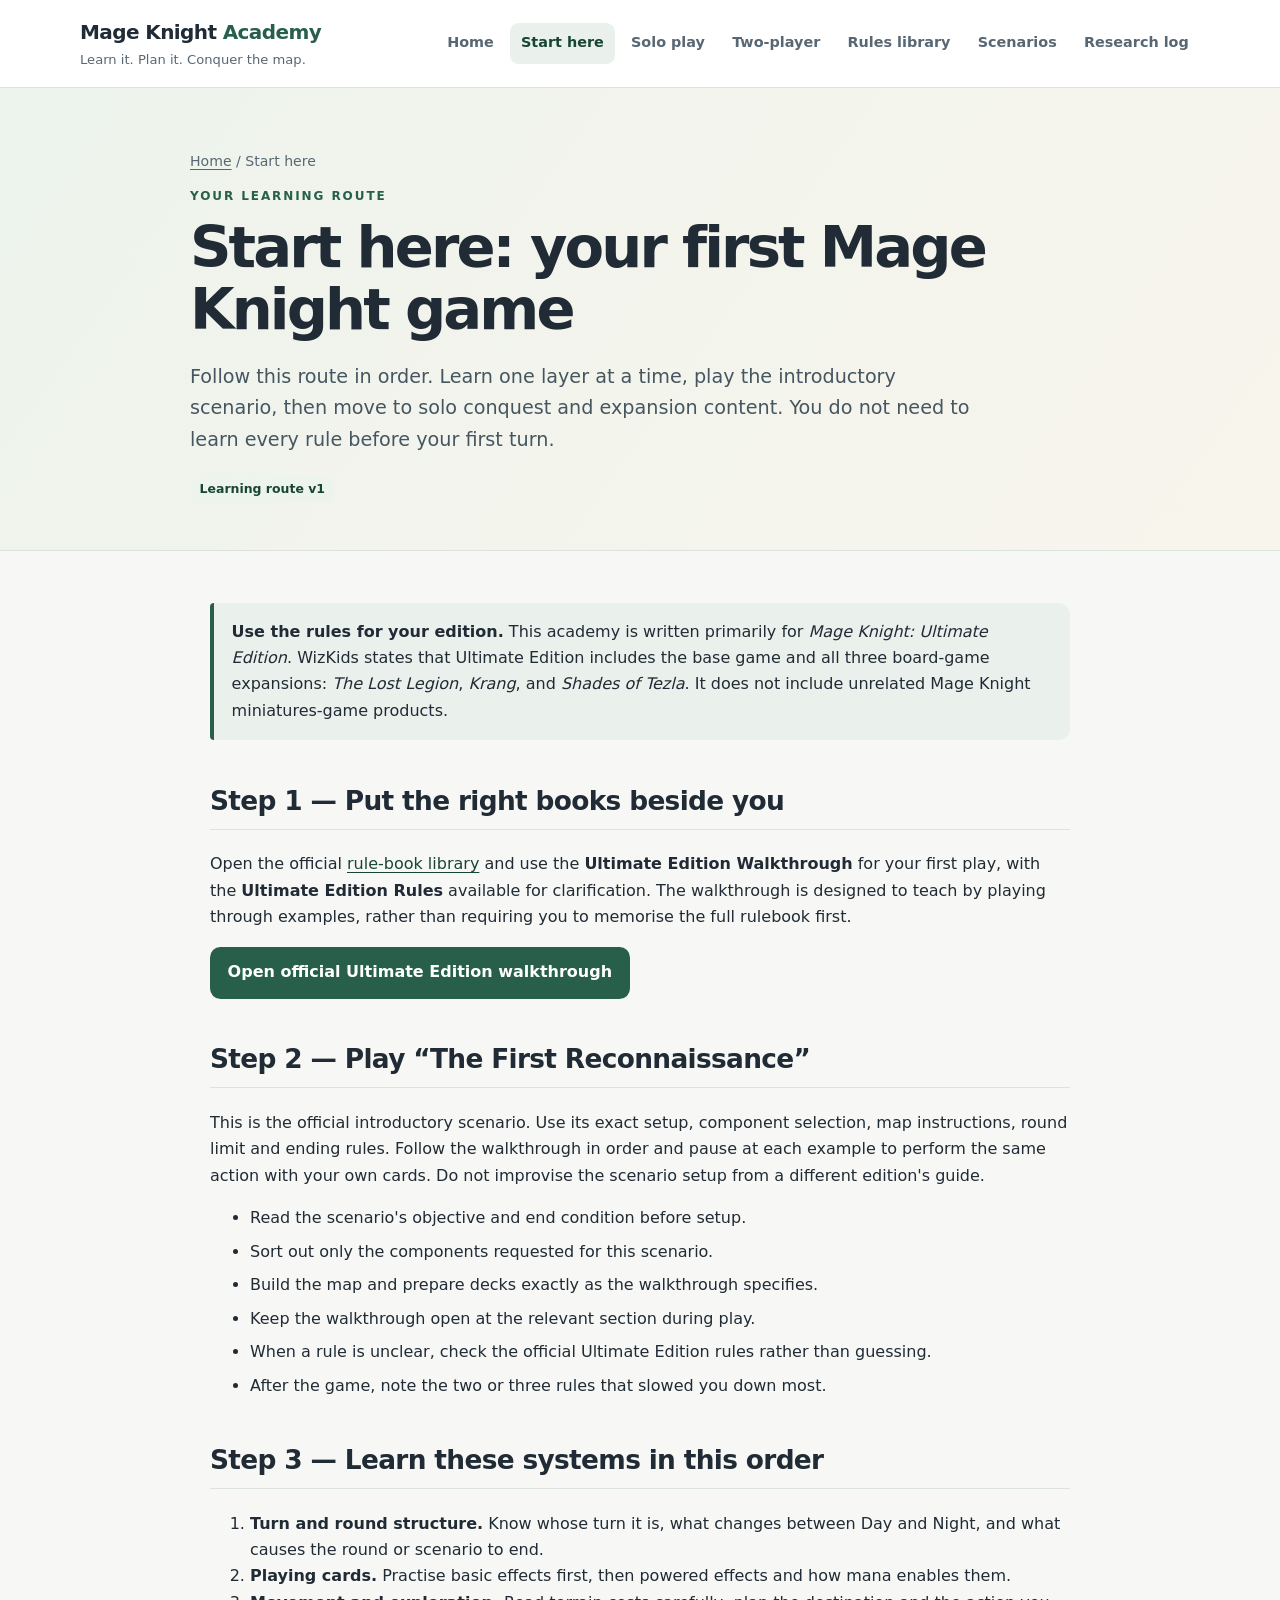
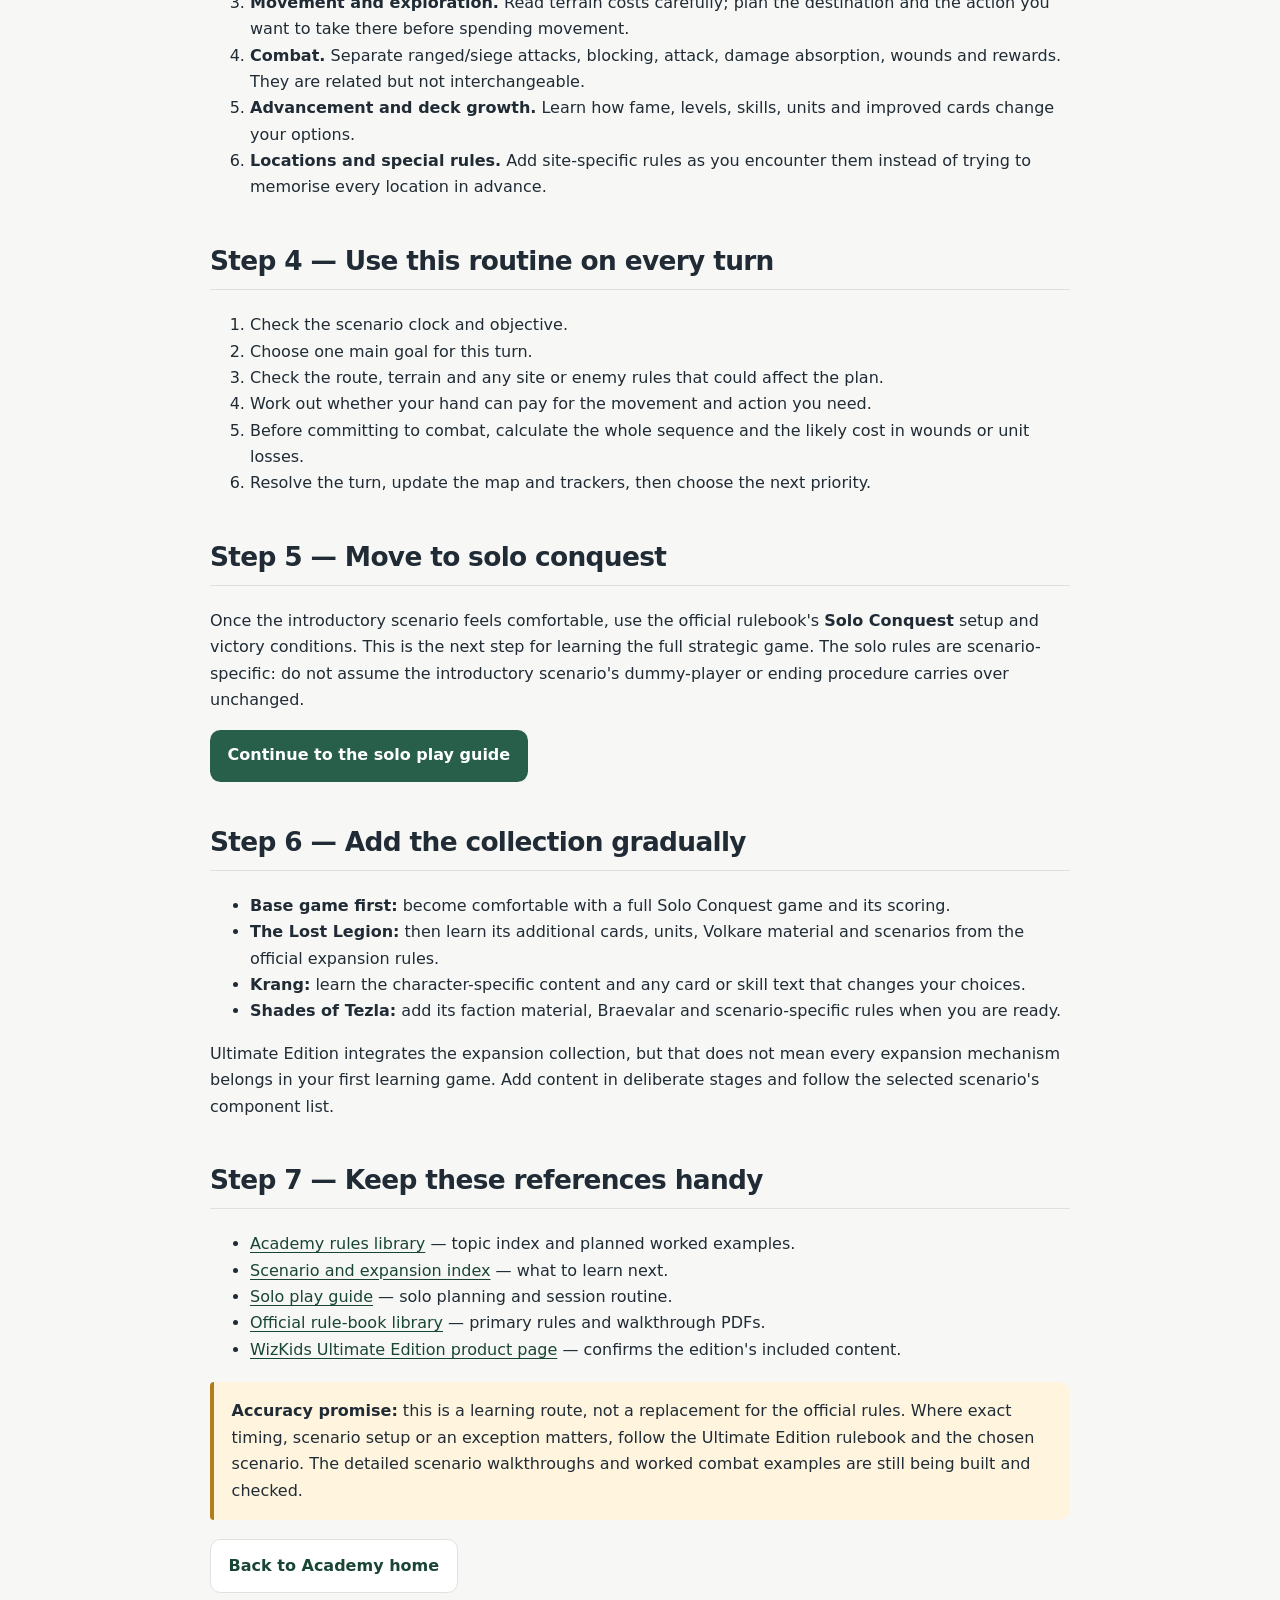
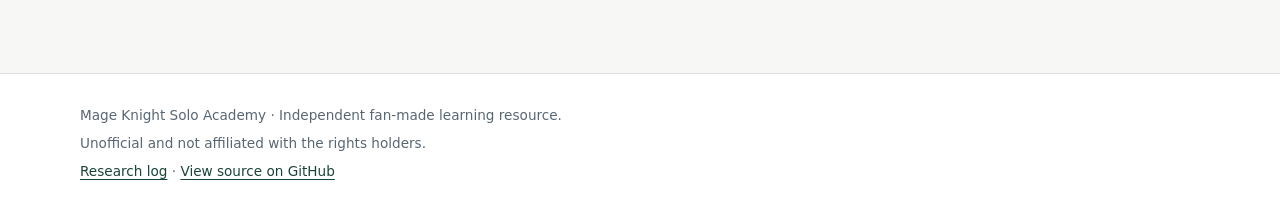
<file: start-here.html>
<!doctype html>
<html lang="en">
<head><meta charset="utf-8"><meta name="viewport" content="width=device-width,initial-scale=1"><meta name="description" content="A practical, ordered first-game learning path for Mage Knight Board Game Ultimate Edition."><title>Start Here | Mage Knight Academy</title><link rel="stylesheet" href="assets/style.css"><script defer src="assets/site.js"></script></head>
<body><a class="skip-link" href="#main">Skip to content</a>
<header class="site-header"><div class="brand"><a href="index.html">Mage Knight <span>Academy</span></a><p>Learn it. Plan it. Conquer the map.</p></div><button class="menu-toggle" aria-expanded="false" aria-controls="site-nav">Menu</button><nav id="site-nav" class="site-nav" aria-label="Main navigation"><a href="index.html">Home</a><a aria-current="page" href="start-here.html">Start here</a><a href="solo.html">Solo play</a><a href="two-player.html">Two-player</a><a href="rules.html">Rules library</a><a href="scenarios.html">Scenarios</a><a href="research/index.html">Research log</a></nav></header>
<main id="main"><section class="page-hero"><p class="breadcrumbs"><a href="index.html">Home</a> / Start here</p><p class="eyebrow">YOUR LEARNING ROUTE</p><h1>Start here: your first Mage Knight game</h1><p class="lead">Follow this route in order. Learn one layer at a time, play the introductory scenario, then move to solo conquest and expansion content. You do not need to learn every rule before your first turn.</p><p><span class="status">Learning route v1</span></p></section>
<article class="content">
<div class="callout"><strong>Use the rules for your edition.</strong> This academy is written primarily for <em>Mage Knight: Ultimate Edition</em>. WizKids states that Ultimate Edition includes the base game and all three board-game expansions: <em>The Lost Legion</em>, <em>Krang</em>, and <em>Shades of Tezla</em>. It does not include unrelated Mage Knight miniatures-game products.</div>
<h2>Step 1 — Put the right books beside you</h2>
<p>Open the official <a href="https://www.mageknight.net/rule-books/">rule-book library</a> and use the <strong>Ultimate Edition Walkthrough</strong> for your first play, with the <strong>Ultimate Edition Rules</strong> available for clarification. The walkthrough is designed to teach by playing through examples, rather than requiring you to memorise the full rulebook first.</p>
<p><a class="button" href="https://www.mageknight.net/wp-content/uploads/Mage-Knight-Board-Game-Ultimate-Edition-Walkthrough-September-2018.pdf">Open official Ultimate Edition walkthrough</a></p>
<h2>Step 2 — Play “The First Reconnaissance”</h2>
<p>This is the official introductory scenario. Use its exact setup, component selection, map instructions, round limit and ending rules. Follow the walkthrough in order and pause at each example to perform the same action with your own cards. Do not improvise the scenario setup from a different edition's guide.</p>
<ul class="checklist"><li>Read the scenario's objective and end condition before setup.</li><li>Sort out only the components requested for this scenario.</li><li>Build the map and prepare decks exactly as the walkthrough specifies.</li><li>Keep the walkthrough open at the relevant section during play.</li><li>When a rule is unclear, check the official Ultimate Edition rules rather than guessing.</li><li>After the game, note the two or three rules that slowed you down most.</li></ul>
<h2>Step 3 — Learn these systems in this order</h2>
<ol><li><strong>Turn and round structure.</strong> Know whose turn it is, what changes between Day and Night, and what causes the round or scenario to end.</li><li><strong>Playing cards.</strong> Practise basic effects first, then powered effects and how mana enables them.</li><li><strong>Movement and exploration.</strong> Read terrain costs carefully; plan the destination and the action you want to take there before spending movement.</li><li><strong>Combat.</strong> Separate ranged/siege attacks, blocking, attack, damage absorption, wounds and rewards. They are related but not interchangeable.</li><li><strong>Advancement and deck growth.</strong> Learn how fame, levels, skills, units and improved cards change your options.</li><li><strong>Locations and special rules.</strong> Add site-specific rules as you encounter them instead of trying to memorise every location in advance.</li></ol>
<h2>Step 4 — Use this routine on every turn</h2>
<ol><li>Check the scenario clock and objective.</li><li>Choose one main goal for this turn.</li><li>Check the route, terrain and any site or enemy rules that could affect the plan.</li><li>Work out whether your hand can pay for the movement and action you need.</li><li>Before committing to combat, calculate the whole sequence and the likely cost in wounds or unit losses.</li><li>Resolve the turn, update the map and trackers, then choose the next priority.</li></ol>
<h2>Step 5 — Move to solo conquest</h2>
<p>Once the introductory scenario feels comfortable, use the official rulebook's <strong>Solo Conquest</strong> setup and victory conditions. This is the next step for learning the full strategic game. The solo rules are scenario-specific: do not assume the introductory scenario's dummy-player or ending procedure carries over unchanged.</p>
<p><a class="button" href="solo.html">Continue to the solo play guide</a></p>
<h2>Step 6 — Add the collection gradually</h2>
<ul><li><strong>Base game first:</strong> become comfortable with a full Solo Conquest game and its scoring.</li><li><strong>The Lost Legion:</strong> then learn its additional cards, units, Volkare material and scenarios from the official expansion rules.</li><li><strong>Krang:</strong> learn the character-specific content and any card or skill text that changes your choices.</li><li><strong>Shades of Tezla:</strong> add its faction material, Braevalar and scenario-specific rules when you are ready.</li></ul>
<p>Ultimate Edition integrates the expansion collection, but that does not mean every expansion mechanism belongs in your first learning game. Add content in deliberate stages and follow the selected scenario's component list.</p>
<h2>Step 7 — Keep these references handy</h2>
<ul><li><a href="rules.html">Academy rules library</a> — topic index and planned worked examples.</li><li><a href="scenarios.html">Scenario and expansion index</a> — what to learn next.</li><li><a href="solo.html">Solo play guide</a> — solo planning and session routine.</li><li><a href="https://www.mageknight.net/rule-books/">Official rule-book library</a> — primary rules and walkthrough PDFs.</li><li><a href="https://wizkids.com/mage-knight-ultimate-edition/">WizKids Ultimate Edition product page</a> — confirms the edition's included content.</li></ul>
<div class="callout warning"><strong>Accuracy promise:</strong> this is a learning route, not a replacement for the official rules. Where exact timing, scenario setup or an exception matters, follow the Ultimate Edition rulebook and the chosen scenario. The detailed scenario walkthroughs and worked combat examples are still being built and checked.</div>
<p><a class="button button-secondary" href="index.html">Back to Academy home</a></p>
</article></main><footer class="site-footer"><p>Mage Knight Solo Academy · Independent fan-made learning resource.</p><p>Unofficial and not affiliated with the rights holders.</p><p><a href="research/index.html">Research log</a> · <a href="https://github.com/JamSpot/mage-knight-solo-academy">View source on GitHub</a></p></footer></body></html>
</file>
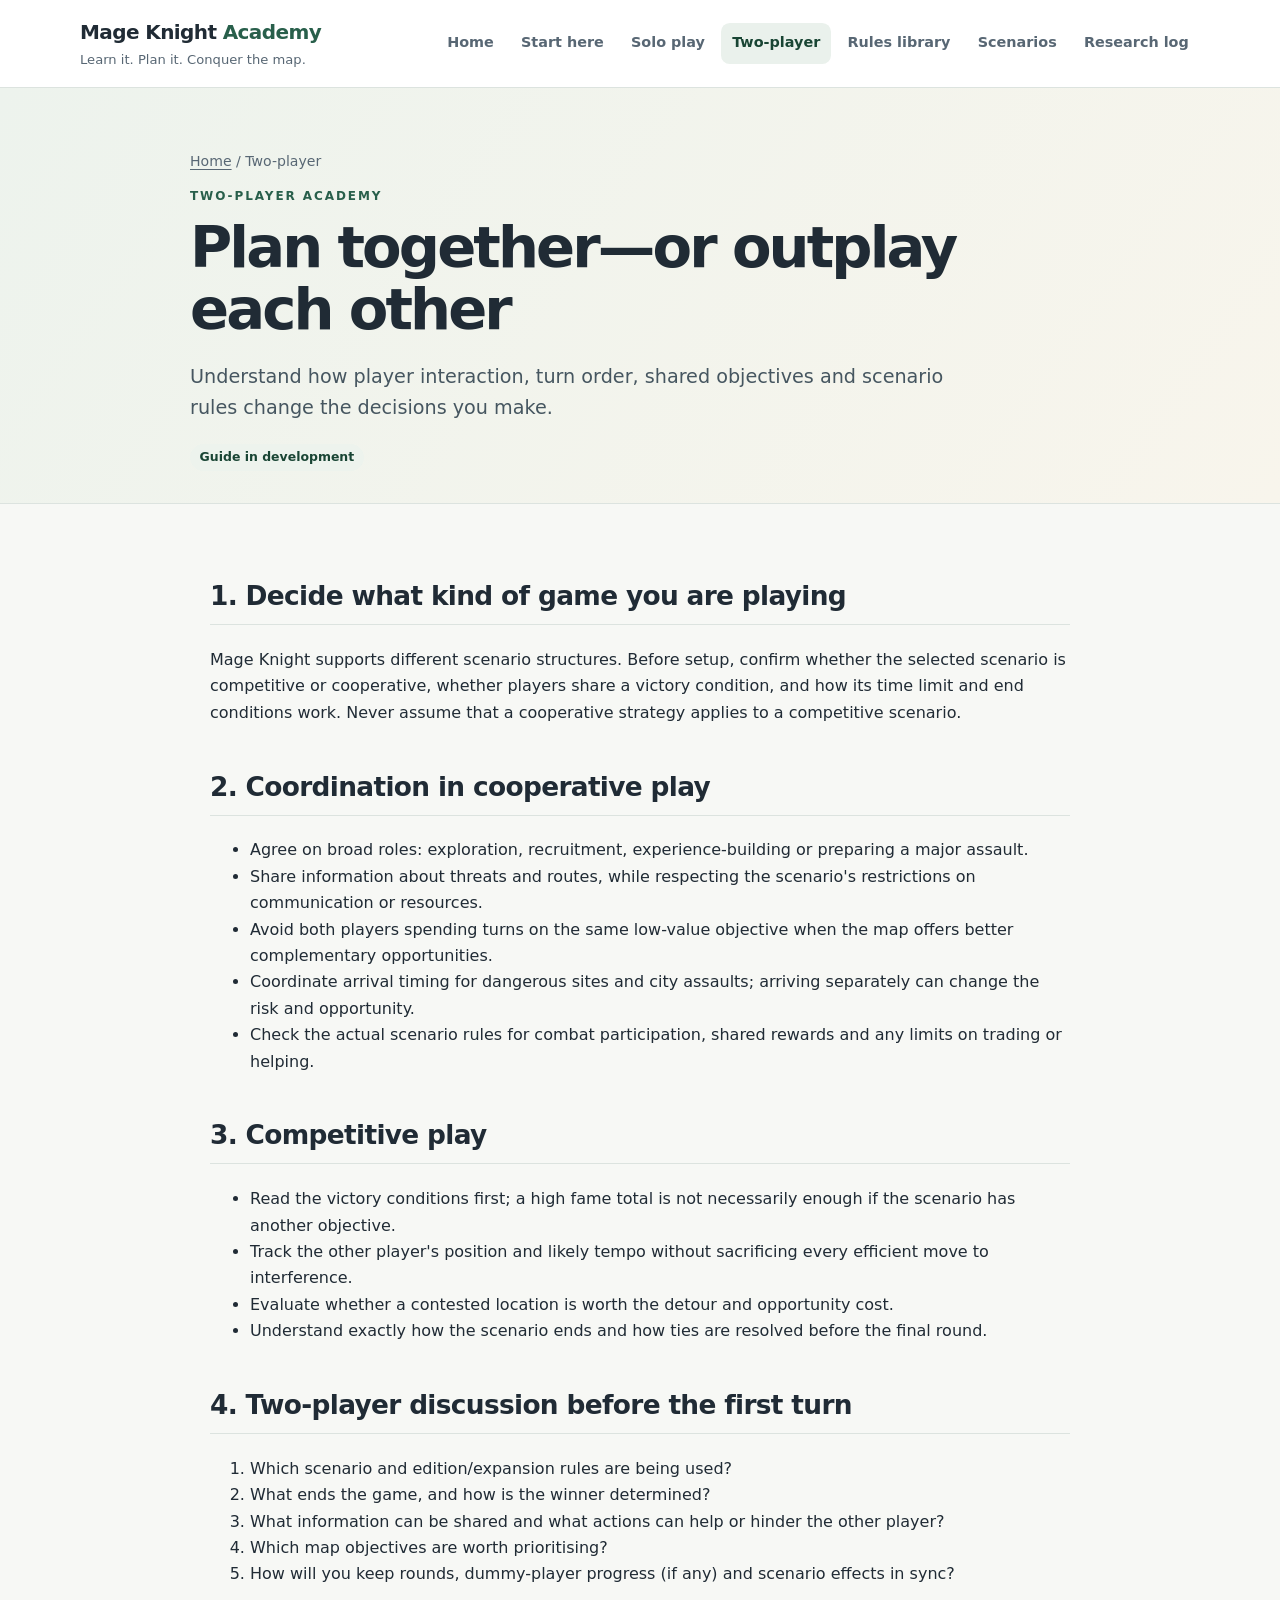
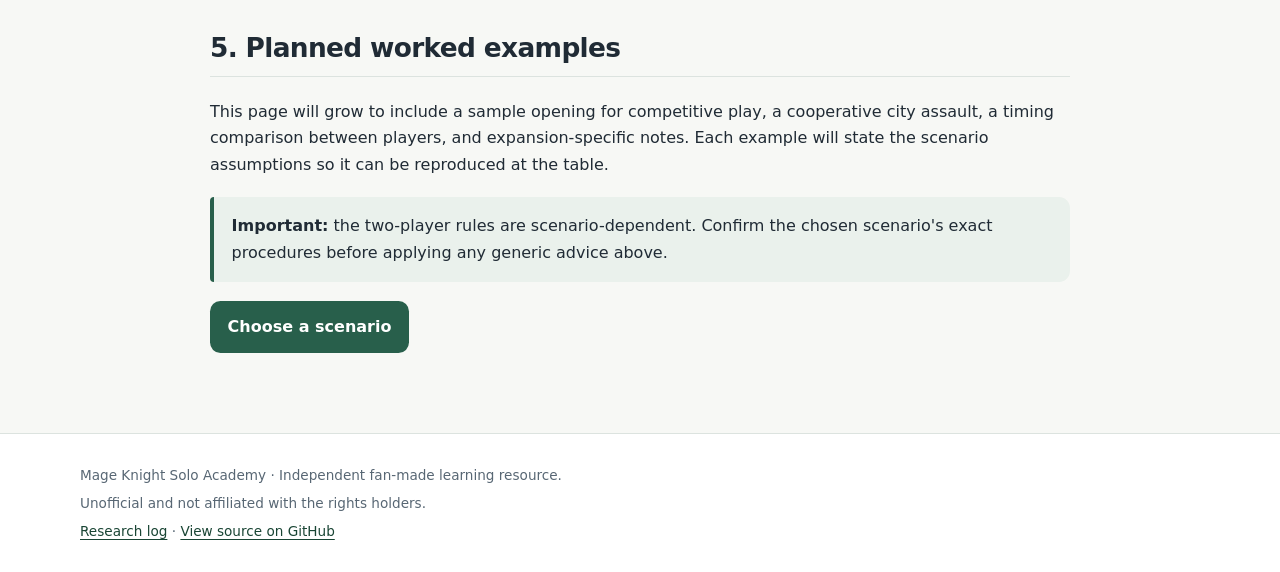
<file: two-player.html>
<!doctype html><html lang="en"><head><meta charset="utf-8"><meta name="viewport" content="width=device-width,initial-scale=1"><title>Two-Player Play | Mage Knight Academy</title><link rel="stylesheet" href="assets/style.css"><script defer src="assets/site.js"></script></head><body><a class="skip-link" href="#main">Skip to content</a><header class="site-header"><div class="brand"><a href="index.html">Mage Knight <span>Academy</span></a><p>Learn it. Plan it. Conquer the map.</p></div><button class="menu-toggle" aria-expanded="false" aria-controls="site-nav">Menu</button><nav id="site-nav" class="site-nav" aria-label="Main navigation"><a href="index.html">Home</a><a href="start-here.html">Start here</a><a href="solo.html">Solo play</a><a aria-current="page" href="two-player.html">Two-player</a><a href="rules.html">Rules library</a><a href="scenarios.html">Scenarios</a><a href="research/index.html">Research log</a></nav></header><main id="main"><section class="page-hero"><p class="breadcrumbs"><a href="index.html">Home</a> / Two-player</p><p class="eyebrow">TWO-PLAYER ACADEMY</p><h1>Plan together—or outplay each other</h1><p class="lead">Understand how player interaction, turn order, shared objectives and scenario rules change the decisions you make.</p><span class="status">Guide in development</span></section><article class="content"><h2>1. Decide what kind of game you are playing</h2><p>Mage Knight supports different scenario structures. Before setup, confirm whether the selected scenario is competitive or cooperative, whether players share a victory condition, and how its time limit and end conditions work. Never assume that a cooperative strategy applies to a competitive scenario.</p><h2>2. Coordination in cooperative play</h2><ul><li>Agree on broad roles: exploration, recruitment, experience-building or preparing a major assault.</li><li>Share information about threats and routes, while respecting the scenario's restrictions on communication or resources.</li><li>Avoid both players spending turns on the same low-value objective when the map offers better complementary opportunities.</li><li>Coordinate arrival timing for dangerous sites and city assaults; arriving separately can change the risk and opportunity.</li><li>Check the actual scenario rules for combat participation, shared rewards and any limits on trading or helping.</li></ul><h2>3. Competitive play</h2><ul><li>Read the victory conditions first; a high fame total is not necessarily enough if the scenario has another objective.</li><li>Track the other player's position and likely tempo without sacrificing every efficient move to interference.</li><li>Evaluate whether a contested location is worth the detour and opportunity cost.</li><li>Understand exactly how the scenario ends and how ties are resolved before the final round.</li></ul><h2>4. Two-player discussion before the first turn</h2><ol><li>Which scenario and edition/expansion rules are being used?</li><li>What ends the game, and how is the winner determined?</li><li>What information can be shared and what actions can help or hinder the other player?</li><li>Which map objectives are worth prioritising?</li><li>How will you keep rounds, dummy-player progress (if any) and scenario effects in sync?</li></ol><h2>5. Planned worked examples</h2><p>This page will grow to include a sample opening for competitive play, a cooperative city assault, a timing comparison between players, and expansion-specific notes. Each example will state the scenario assumptions so it can be reproduced at the table.</p><div class="callout"><strong>Important:</strong> the two-player rules are scenario-dependent. Confirm the chosen scenario's exact procedures before applying any generic advice above.</div><p><a class="button" href="scenarios.html">Choose a scenario</a></p></article></main><footer class="site-footer"><p>Mage Knight Solo Academy · Independent fan-made learning resource.</p><p>Unofficial and not affiliated with the rights holders.</p><p><a href="research/index.html">Research log</a> · <a href="https://github.com/JamSpot/mage-knight-solo-academy">View source on GitHub</a></p></footer></body></html>
</file>
<file: assets/style.css>
:root{color-scheme:light;--ink:#202b35;--muted:#586774;--paper:#f7f8f5;--surface:#fff;--line:#dce3df;--green:#285f4b;--green-dark:#194534;--gold:#d6a64f;--soft:#eaf1ec;--shadow:0 10px 28px rgba(29,49,39,.07)}*{box-sizing:border-box}html{scroll-behavior:smooth}body{margin:0;background:var(--paper);color:var(--ink);font:16px/1.65 system-ui,-apple-system,BlinkMacSystemFont,"Segoe UI",sans-serif}a{color:var(--green-dark);text-underline-offset:3px}a:hover{color:#8a5a10}.skip-link{position:absolute;left:-999px;top:0;background:#fff;padding:.75rem;z-index:20}.skip-link:focus{left:.5rem}.site-header{background:var(--surface);border-bottom:1px solid var(--line);padding:1rem max(1.25rem,calc((100vw - 1120px)/2));display:flex;align-items:center;justify-content:space-between;gap:1.5rem}.brand a{font-size:1.25rem;font-weight:800;letter-spacing:-.03em;text-decoration:none;color:var(--ink)}.brand a span{color:var(--green)}.brand p{margin:0;color:var(--muted);font-size:.82rem}.site-nav{display:flex;flex-wrap:wrap;gap:.3rem}.site-nav a{font-size:.9rem;font-weight:650;padding:.55rem .7rem;border-radius:.55rem;text-decoration:none;color:var(--muted)}.site-nav a:hover,.site-nav a[aria-current=page]{background:var(--soft);color:var(--green-dark)}.menu-toggle{display:none;border:1px solid var(--line);background:white;border-radius:.5rem;padding:.5rem .8rem}.hero{background:linear-gradient(125deg,#edf3ed,#f8f5ec 70%);padding:clamp(3rem,8vw,6rem) max(1.25rem,calc((100vw - 1120px)/2));border-bottom:1px solid var(--line)}.eyebrow{font-size:.75rem;letter-spacing:.16em;font-weight:800;color:var(--green);margin:0 0 .65rem}.hero h1{font-size:clamp(2.6rem,6vw,4.7rem);line-height:1.03;letter-spacing:-.055em;max-width:850px;margin:.3rem 0 1.2rem}.lead{font-size:1.2rem;color:#465660;max-width:760px}.actions{display:flex;flex-wrap:wrap;gap:.7rem;margin:1.6rem 0}.button{display:inline-block;background:var(--green);color:white;text-decoration:none;font-weight:750;padding:.8rem 1.1rem;border-radius:.65rem}.button:hover{background:var(--green-dark);color:white}.button-secondary{background:white;color:var(--green-dark);border:1px solid var(--line)}.note{font-size:.87rem;color:var(--muted);max-width:800px}.section{max-width:1120px;margin:0 auto;padding:3.5rem 1.25rem}.section-heading{margin-bottom:1.5rem}.section h2{font-size:clamp(1.8rem,4vw,2.5rem);letter-spacing:-.04em;line-height:1.15;margin:.2rem 0 1rem}.card-grid{display:grid;grid-template-columns:repeat(2,minmax(0,1fr));gap:1rem}.card,.panel,.content-panel{background:var(--surface);border:1px solid var(--line);border-radius:1rem;padding:1.35rem;box-shadow:var(--shadow)}.card h3,.panel h3{margin:.35rem 0}.card p{color:var(--muted)}.card-icon{font-size:1.5rem;color:var(--green);background:var(--soft);width:2.8rem;height:2.8rem;border-radius:.75rem;display:grid;place-items:center}.text-link{font-weight:750}.split{display:grid;grid-template-columns:1.2fr .8fr;gap:2rem;align-items:start}.panel ul{padding-left:1.2rem}.page-hero{padding:3rem max(1.25rem,calc((100vw - 900px)/2)) 2rem;background:linear-gradient(125deg,#edf3ed,#f8f5ec);border-bottom:1px solid var(--line)}.page-hero h1{font-size:clamp(2.2rem,5vw,3.6rem);letter-spacing:-.05em;line-height:1.08;margin:.3rem 0 1rem}.page-hero p{max-width:780px}.content{max-width:900px;margin:0 auto;padding:2rem 1.25rem 4rem}.content h2{margin-top:2.4rem;padding-bottom:.4rem;border-bottom:1px solid var(--line);font-size:1.65rem;letter-spacing:-.025em}.content h3{margin-top:1.5rem}.callout{background:var(--soft);border-left:4px solid var(--green);padding:1rem 1.1rem;border-radius:.25rem .7rem .7rem .25rem;margin:1.2rem 0}.warning{background:#fff5df;border-left-color:#b47b19}.status{display:inline-block;background:#edf3ed;color:var(--green-dark);font-weight:750;border-radius:99px;padding:.18rem .6rem;font-size:.78rem}.checklist li{margin:.45rem 0}.table-wrap{overflow-x:auto}table{border-collapse:collapse;width:100%;background:white}th,td{text-align:left;vertical-align:top;border:1px solid var(--line);padding:.7rem}th{background:var(--soft)}code{background:#edf0ec;border-radius:.3rem;padding:.1rem .3rem}.site-footer{border-top:1px solid var(--line);padding:1.5rem max(1.25rem,calc((100vw - 1120px)/2));color:var(--muted);font-size:.85rem;background:#fff}.site-footer p{margin:.35rem 0}.breadcrumbs{font-size:.88rem;color:var(--muted)}.breadcrumbs a{color:inherit}@media(max-width:850px){.site-header{flex-wrap:wrap}.menu-toggle{display:block}.site-nav{display:none;flex-basis:100%;flex-direction:column}.site-nav.is-open{display:flex}.site-nav a{padding:.7rem}.split{grid-template-columns:1fr}}@media(max-width:600px){.card-grid{grid-template-columns:1fr}.hero{padding-top:3rem;padding-bottom:3rem}.section{padding-top:2.5rem;padding-bottom:2.5rem}.site-header{padding:.8rem 1rem}}
</file>
